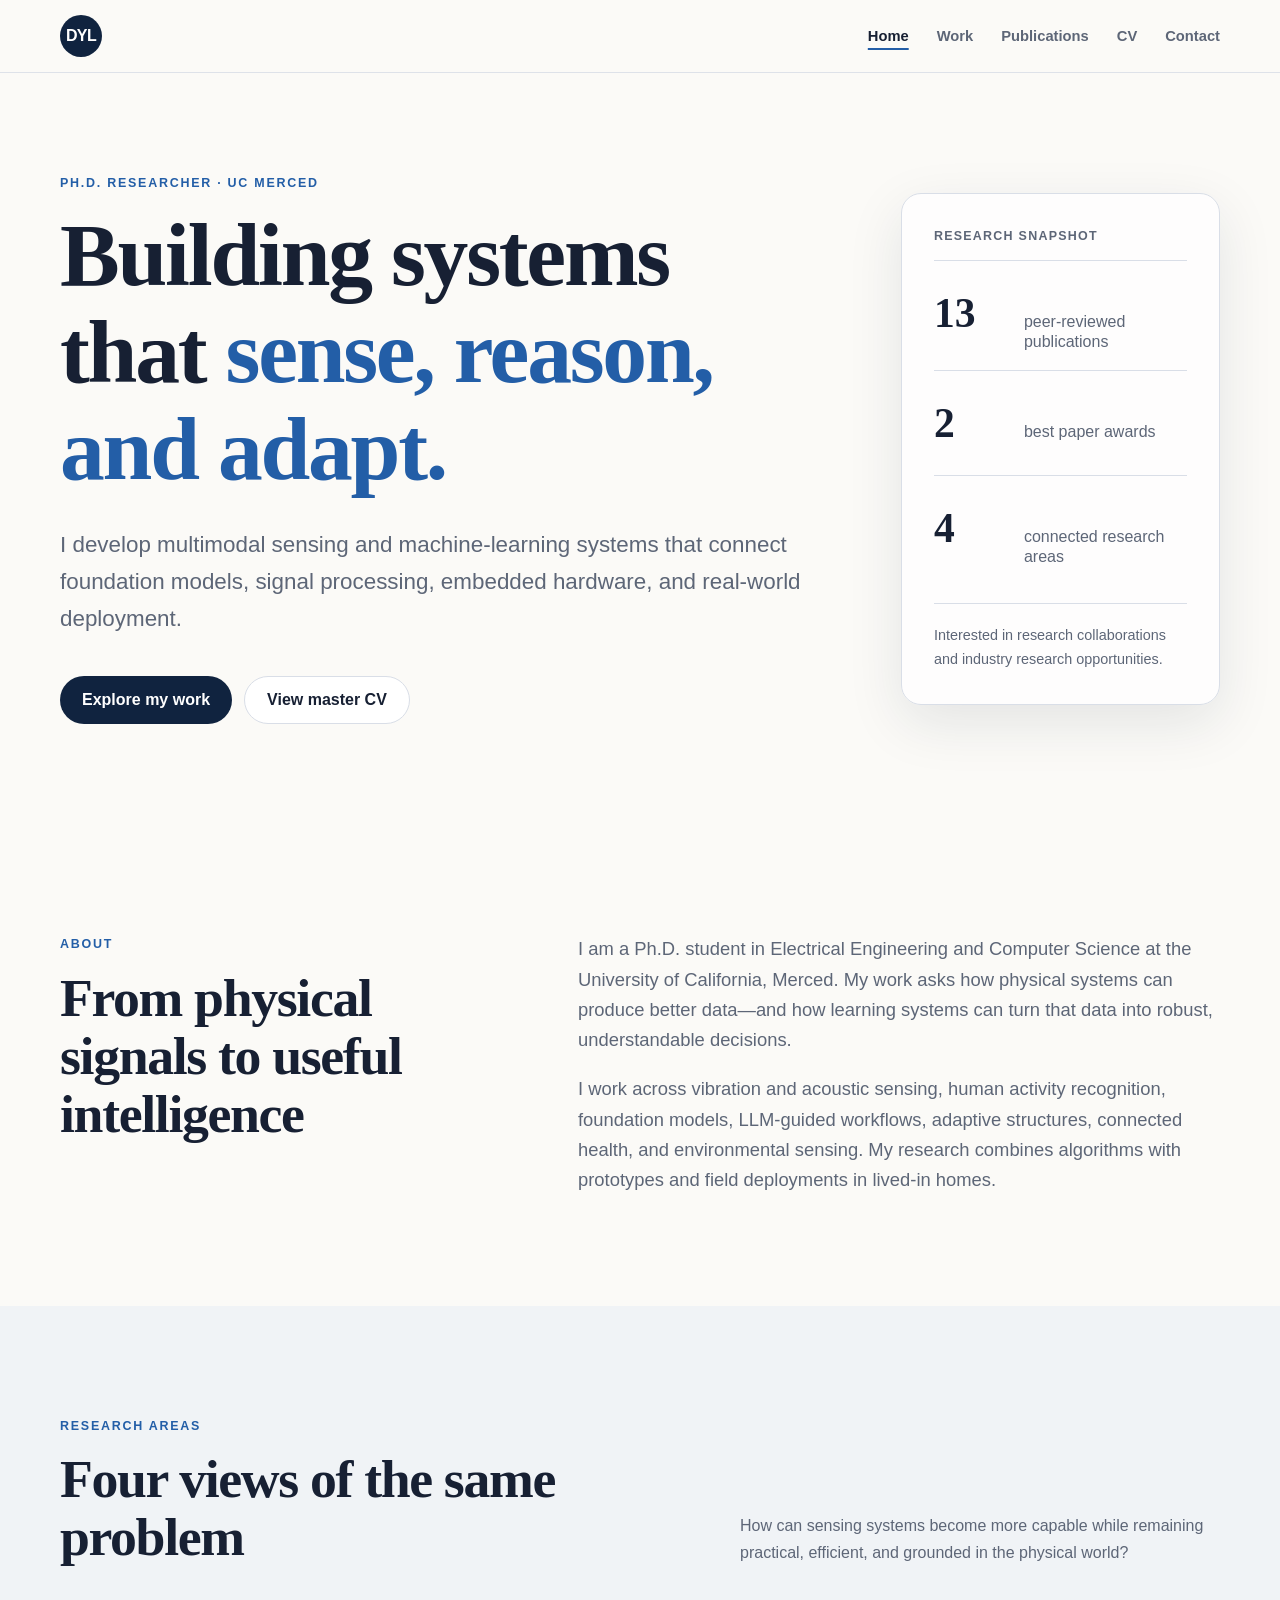
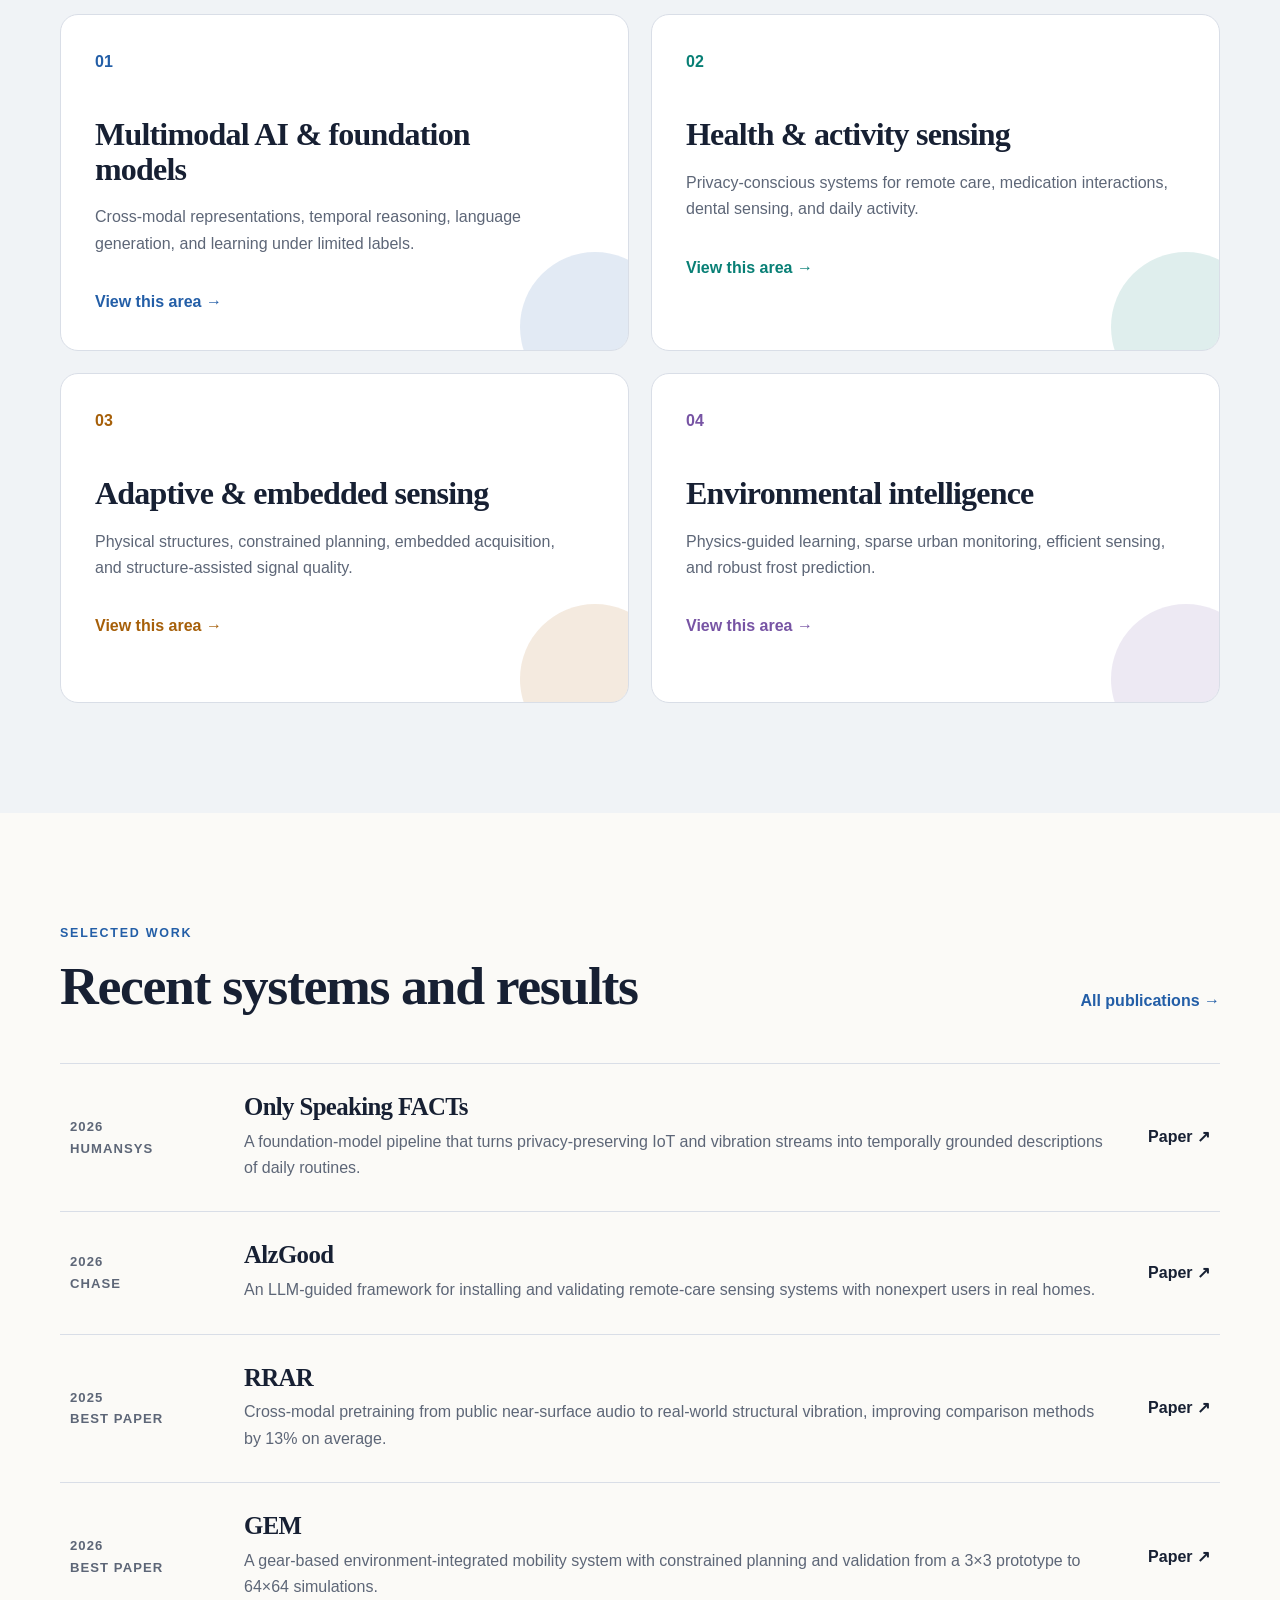
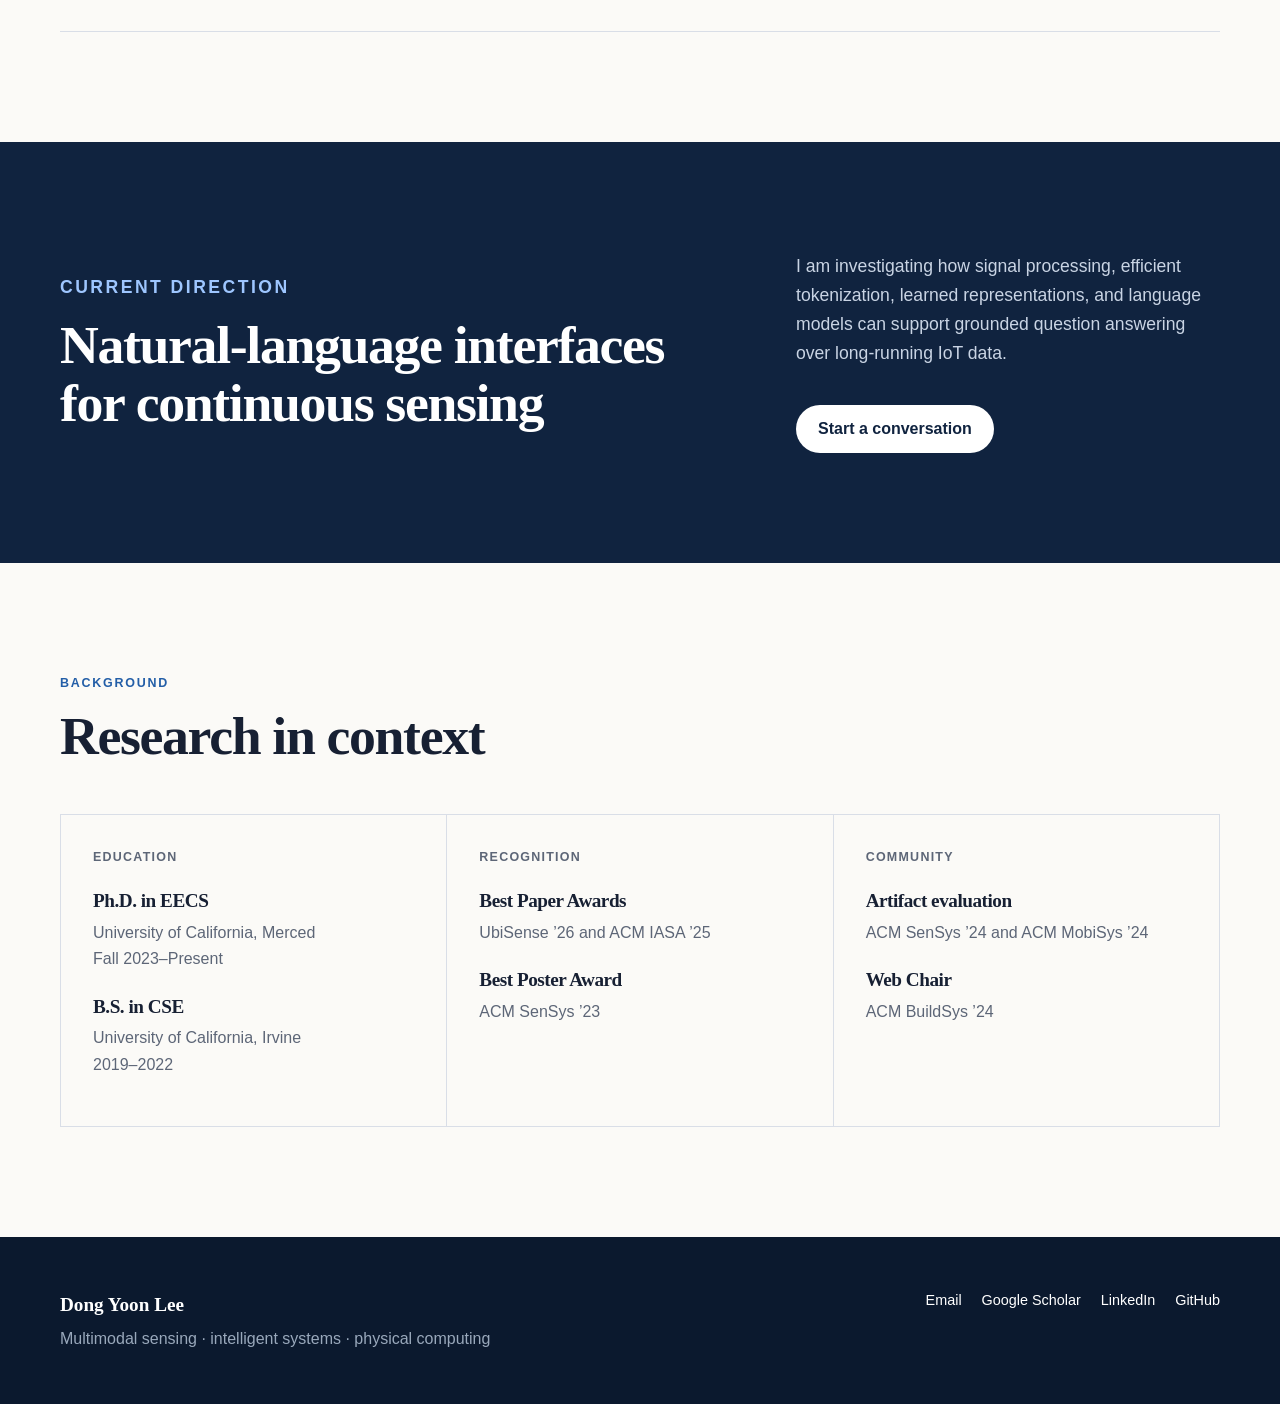
<file: index.html>
<!doctype html>
<html lang="en">
<head>
  <meta charset="utf-8">
  <meta name="viewport" content="width=device-width, initial-scale=1">
  <meta name="description" content="Dong Yoon Lee is a Ph.D. researcher at UC Merced working on multimodal sensing, foundation models, embedded systems, and human-centered IoT.">
  <title>Dong Yoon Lee · Researcher in intelligent sensing systems</title>
  <link rel="stylesheet" href="style.css">
</head>
<body>
  <a class="skip-link" href="#content">Skip to content</a>
  <header class="site-header">
    <div class="nav-wrap">
      <a class="brand" href="index.html" aria-label="Dong Yoon Lee, home">DYL</a>
      <nav class="site-nav" aria-label="Primary navigation">
        <a class="active" aria-current="page" href="index.html">Home</a>
        <a href="#work">Work</a>
        <a href="publications.html">Publications</a>
        <a href="cv.html">CV</a>
        <a href="contact.html">Contact</a>
      </nav>
    </div>
  </header>

  <main id="content">
    <section class="hero shell">
      <div class="hero-copy">
        <p class="eyebrow">Ph.D. researcher · UC Merced</p>
        <h1>Building systems that <span>sense, reason, and adapt.</span></h1>
        <p class="hero-lede">I develop multimodal sensing and machine-learning systems that connect foundation models, signal processing, embedded hardware, and real-world deployment.</p>
        <div class="button-row">
          <a class="button primary" href="#work">Explore my work</a>
          <a class="button secondary" href="assets/dong-yoon-lee-cv.pdf">View master CV</a>
        </div>
      </div>
      <aside class="hero-panel" aria-label="Research snapshot">
        <p class="kicker">Research snapshot</p>
        <dl class="stats">
          <div><dt>13</dt><dd>peer-reviewed publications</dd></div>
          <div><dt>2</dt><dd>best paper awards</dd></div>
          <div><dt>4</dt><dd>connected research areas</dd></div>
        </dl>
        <p class="availability">Interested in research collaborations and industry research opportunities.</p>
      </aside>
    </section>

    <section class="section shell intro-grid" aria-labelledby="about-heading">
      <div>
        <p class="eyebrow">About</p>
        <h2 id="about-heading">From physical signals to useful intelligence</h2>
      </div>
      <div class="prose large">
        <p>I am a Ph.D. student in Electrical Engineering and Computer Science at the University of California, Merced. My work asks how physical systems can produce better data—and how learning systems can turn that data into robust, understandable decisions.</p>
        <p>I work across vibration and acoustic sensing, human activity recognition, foundation models, LLM-guided workflows, adaptive structures, connected health, and environmental sensing. My research combines algorithms with prototypes and field deployments in lived-in homes.</p>
      </div>
    </section>

    <section class="section section-tint" id="work" aria-labelledby="work-heading">
      <div class="shell">
        <div class="section-heading">
          <div><p class="eyebrow">Research areas</p><h2 id="work-heading">Four views of the same problem</h2></div>
          <p>How can sensing systems become more capable while remaining practical, efficient, and grounded in the physical world?</p>
        </div>
        <div class="card-grid two-col">
          <a class="area-card cobalt" href="work/multimodal-ai.html"><span class="card-index">01</span><h3>Multimodal AI &amp; foundation models</h3><p>Cross-modal representations, temporal reasoning, language generation, and learning under limited labels.</p><span class="text-link">View this area <span aria-hidden="true">→</span></span></a>
          <a class="area-card teal" href="work/health-sensing.html"><span class="card-index">02</span><h3>Health &amp; activity sensing</h3><p>Privacy-conscious systems for remote care, medication interactions, dental sensing, and daily activity.</p><span class="text-link">View this area <span aria-hidden="true">→</span></span></a>
          <a class="area-card amber" href="work/physical-computing.html"><span class="card-index">03</span><h3>Adaptive &amp; embedded sensing</h3><p>Physical structures, constrained planning, embedded acquisition, and structure-assisted signal quality.</p><span class="text-link">View this area <span aria-hidden="true">→</span></span></a>
          <a class="area-card violet" href="work/environmental-sensing.html"><span class="card-index">04</span><h3>Environmental intelligence</h3><p>Physics-guided learning, sparse urban monitoring, efficient sensing, and robust frost prediction.</p><span class="text-link">View this area <span aria-hidden="true">→</span></span></a>
        </div>
      </div>
    </section>

    <section class="section shell" aria-labelledby="featured-heading">
      <div class="section-heading"><div><p class="eyebrow">Selected work</p><h2 id="featured-heading">Recent systems and results</h2></div><a class="text-link standalone" href="publications.html">All publications <span aria-hidden="true">→</span></a></div>
      <div class="feature-list">
        <article class="feature-row"><div class="feature-meta"><span>2026</span><span>HumanSys</span></div><div><h3>Only Speaking FACTs</h3><p>A foundation-model pipeline that turns privacy-preserving IoT and vibration streams into temporally grounded descriptions of daily routines.</p></div><a href="https://doi.org/10.1145/3842436.3843810" aria-label="Read Only Speaking FACTs">Paper ↗</a></article>
        <article class="feature-row"><div class="feature-meta"><span>2026</span><span>CHASE</span></div><div><h3>AlzGood</h3><p>An LLM-guided framework for installing and validating remote-care sensing systems with nonexpert users in real homes.</p></div><a href="https://doi.org/10.1109/CHASE69719.2026.00087" aria-label="Read AlzGood">Paper ↗</a></article>
        <article class="feature-row"><div class="feature-meta"><span>2025</span><span>Best Paper</span></div><div><h3>RRAR</h3><p>Cross-modal pretraining from public near-surface audio to real-world structural vibration, improving comparison methods by 13% on average.</p></div><a href="https://doi.org/10.1145/3737901.3768365" aria-label="Read RRAR">Paper ↗</a></article>
        <article class="feature-row"><div class="feature-meta"><span>2026</span><span>Best Paper</span></div><div><h3>GEM</h3><p>A gear-based environment-integrated mobility system with constrained planning and validation from a 3×3 prototype to 64×64 simulations.</p></div><a href="https://arxiv.org/abs/2505.10546" aria-label="Read GEM">Paper ↗</a></article>
      </div>
    </section>

    <section class="section section-dark"><div class="shell split-callout"><div><p class="eyebrow light">Current direction</p><h2>Natural-language interfaces for continuous sensing</h2></div><div><p>I am investigating how signal processing, efficient tokenization, learned representations, and language models can support grounded question answering over long-running IoT data.</p><a class="button light-button" href="contact.html">Start a conversation</a></div></div></section>

    <section class="section shell" aria-labelledby="background-heading">
      <div class="section-heading"><div><p class="eyebrow">Background</p><h2 id="background-heading">Research in context</h2></div></div>
      <div class="fact-grid">
        <article><p class="kicker">Education</p><h3>Ph.D. in EECS</h3><p>University of California, Merced<br>Fall 2023–Present</p><h3>B.S. in CSE</h3><p>University of California, Irvine<br>2019–2022</p></article>
        <article><p class="kicker">Recognition</p><h3>Best Paper Awards</h3><p>UbiSense ’26 and ACM IASA ’25</p><h3>Best Poster Award</h3><p>ACM SenSys ’23</p></article>
        <article><p class="kicker">Community</p><h3>Artifact evaluation</h3><p>ACM SenSys ’24 and ACM MobiSys ’24</p><h3>Web Chair</h3><p>ACM BuildSys ’24</p></article>
      </div>
    </section>
  </main>

  <footer class="site-footer"><div class="shell footer-grid"><div><strong>Dong Yoon Lee</strong><p>Multimodal sensing · intelligent systems · physical computing</p></div><div class="footer-links"><a href="mailto:dlee267@ucmerced.edu">Email</a><a href="https://scholar.google.com/citations?user=Y2DTte0AAAAJ&amp;hl=en">Google Scholar</a><a href="https://www.linkedin.com/in/dong-yoon-l-203b5611b/">LinkedIn</a><a href="https://github.com/dlee267">GitHub</a></div></div></footer>
</body>
</html>
</file>
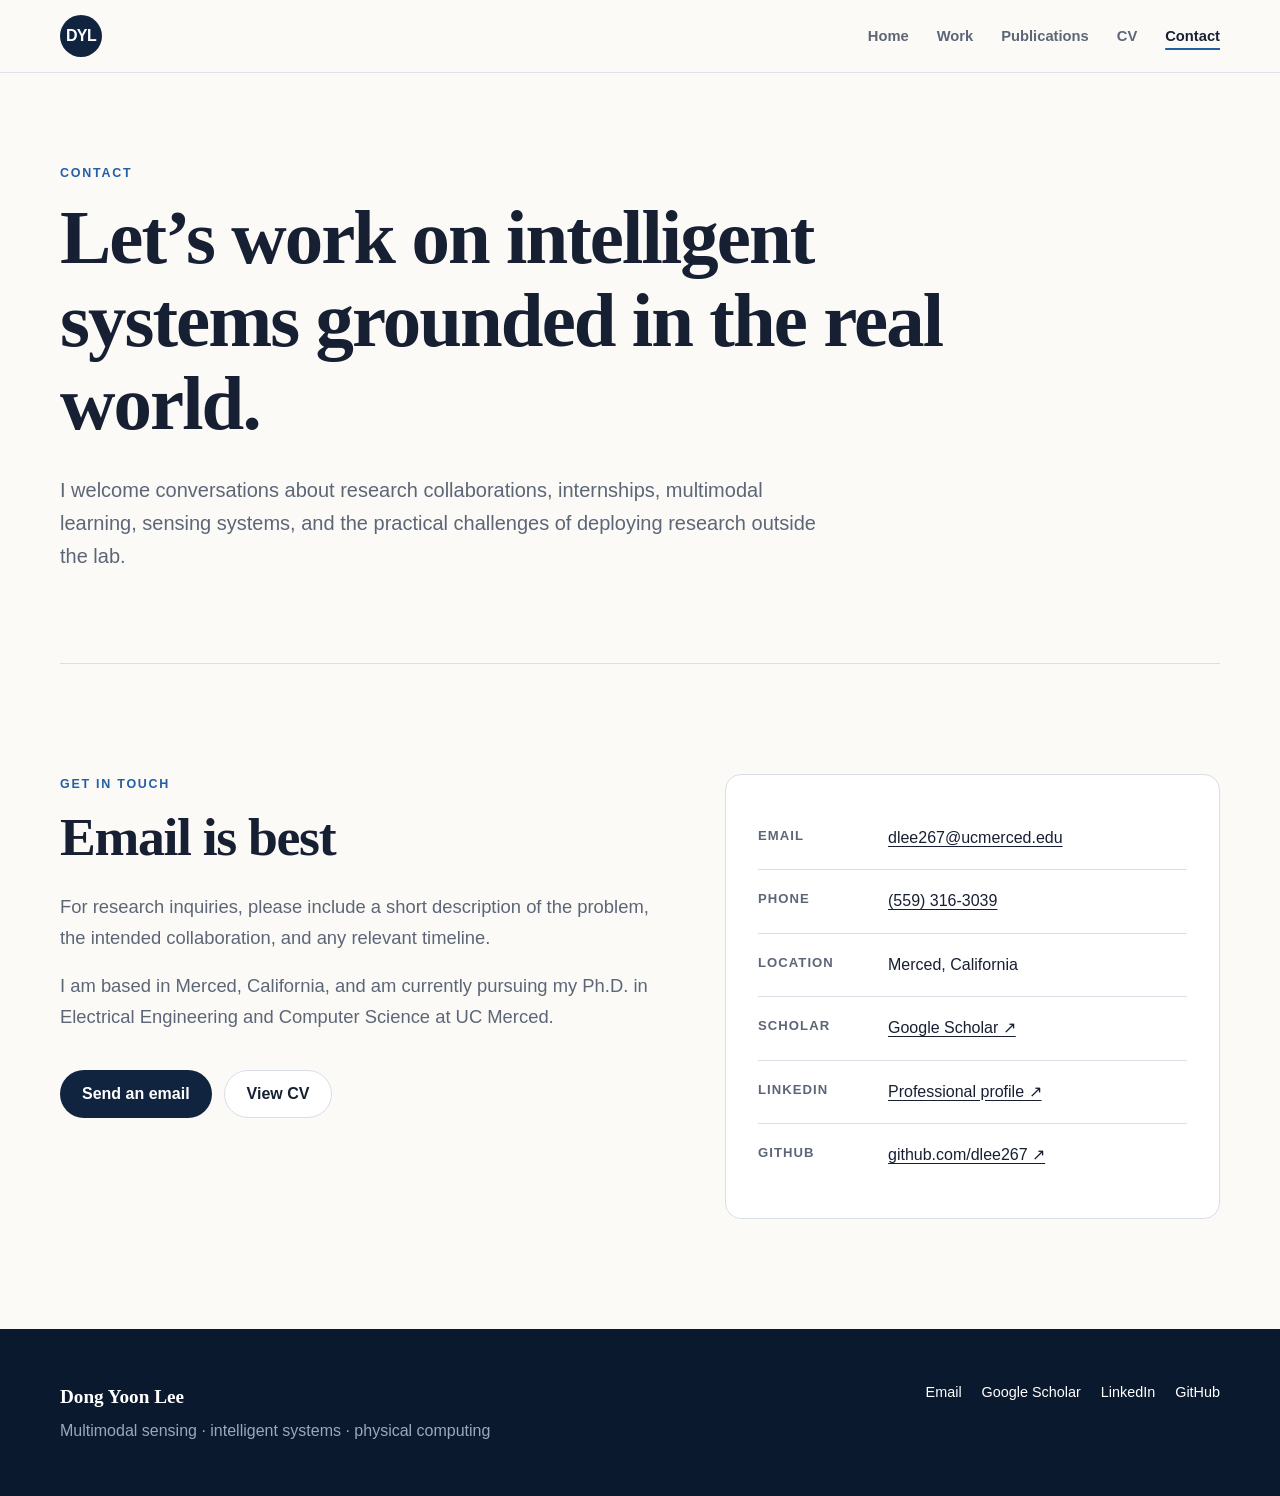
<file: contact.html>
<!doctype html>
<html lang="en">
<head>
  <meta charset="utf-8"><meta name="viewport" content="width=device-width, initial-scale=1">
  <meta name="description" content="Contact Dong Yoon Lee for research collaboration and opportunities.">
  <title>Contact · Dong Yoon Lee</title><link rel="stylesheet" href="style.css">
</head>
<body>
  <a class="skip-link" href="#content">Skip to content</a>
  <header class="site-header"><div class="nav-wrap"><a class="brand" href="index.html" aria-label="Dong Yoon Lee, home">DYL</a><nav class="site-nav" aria-label="Primary navigation"><a href="index.html">Home</a><a href="index.html#work">Work</a><a href="publications.html">Publications</a><a href="cv.html">CV</a><a class="active" aria-current="page" href="contact.html">Contact</a></nav></div></header>
  <main id="content">
    <header class="page-hero shell"><p class="eyebrow">Contact</p><h1>Let’s work on intelligent systems grounded in the real world.</h1><p class="lede">I welcome conversations about research collaborations, internships, multimodal learning, sensing systems, and the practical challenges of deploying research outside the lab.</p></header>
    <section class="section shell contact-grid">
      <div>
        <p class="eyebrow">Get in touch</p><h2>Email is best</h2>
        <div class="prose large" style="margin-top:26px"><p>For research inquiries, please include a short description of the problem, the intended collaboration, and any relevant timeline.</p><p>I am based in Merced, California, and am currently pursuing my Ph.D. in Electrical Engineering and Computer Science at UC Merced.</p></div>
        <div class="button-row"><a class="button primary" href="mailto:dlee267@ucmerced.edu">Send an email</a><a class="button secondary" href="assets/dong-yoon-lee-cv.pdf">View CV</a></div>
      </div>
      <aside class="contact-card">
        <dl class="contact-list">
          <div><dt>Email</dt><dd><a href="mailto:dlee267@ucmerced.edu">dlee267@ucmerced.edu</a></dd></div>
          <div><dt>Phone</dt><dd><a href="tel:+15593163039">(559) 316-3039</a></dd></div>
          <div><dt>Location</dt><dd>Merced, California</dd></div>
          <div><dt>Scholar</dt><dd><a href="https://scholar.google.com/citations?user=Y2DTte0AAAAJ&amp;hl=en">Google Scholar ↗</a></dd></div>
          <div><dt>LinkedIn</dt><dd><a href="https://www.linkedin.com/in/dong-yoon-l-203b5611b/">Professional profile ↗</a></dd></div>
          <div><dt>GitHub</dt><dd><a href="https://github.com/dlee267">github.com/dlee267 ↗</a></dd></div>
        </dl>
      </aside>
    </section>
  </main>
  <footer class="site-footer"><div class="shell footer-grid"><div><strong>Dong Yoon Lee</strong><p>Multimodal sensing · intelligent systems · physical computing</p></div><div class="footer-links"><a href="mailto:dlee267@ucmerced.edu">Email</a><a href="https://scholar.google.com/citations?user=Y2DTte0AAAAJ&amp;hl=en">Google Scholar</a><a href="https://www.linkedin.com/in/dong-yoon-l-203b5611b/">LinkedIn</a><a href="https://github.com/dlee267">GitHub</a></div></div></footer>
</body>
</html>
</file>
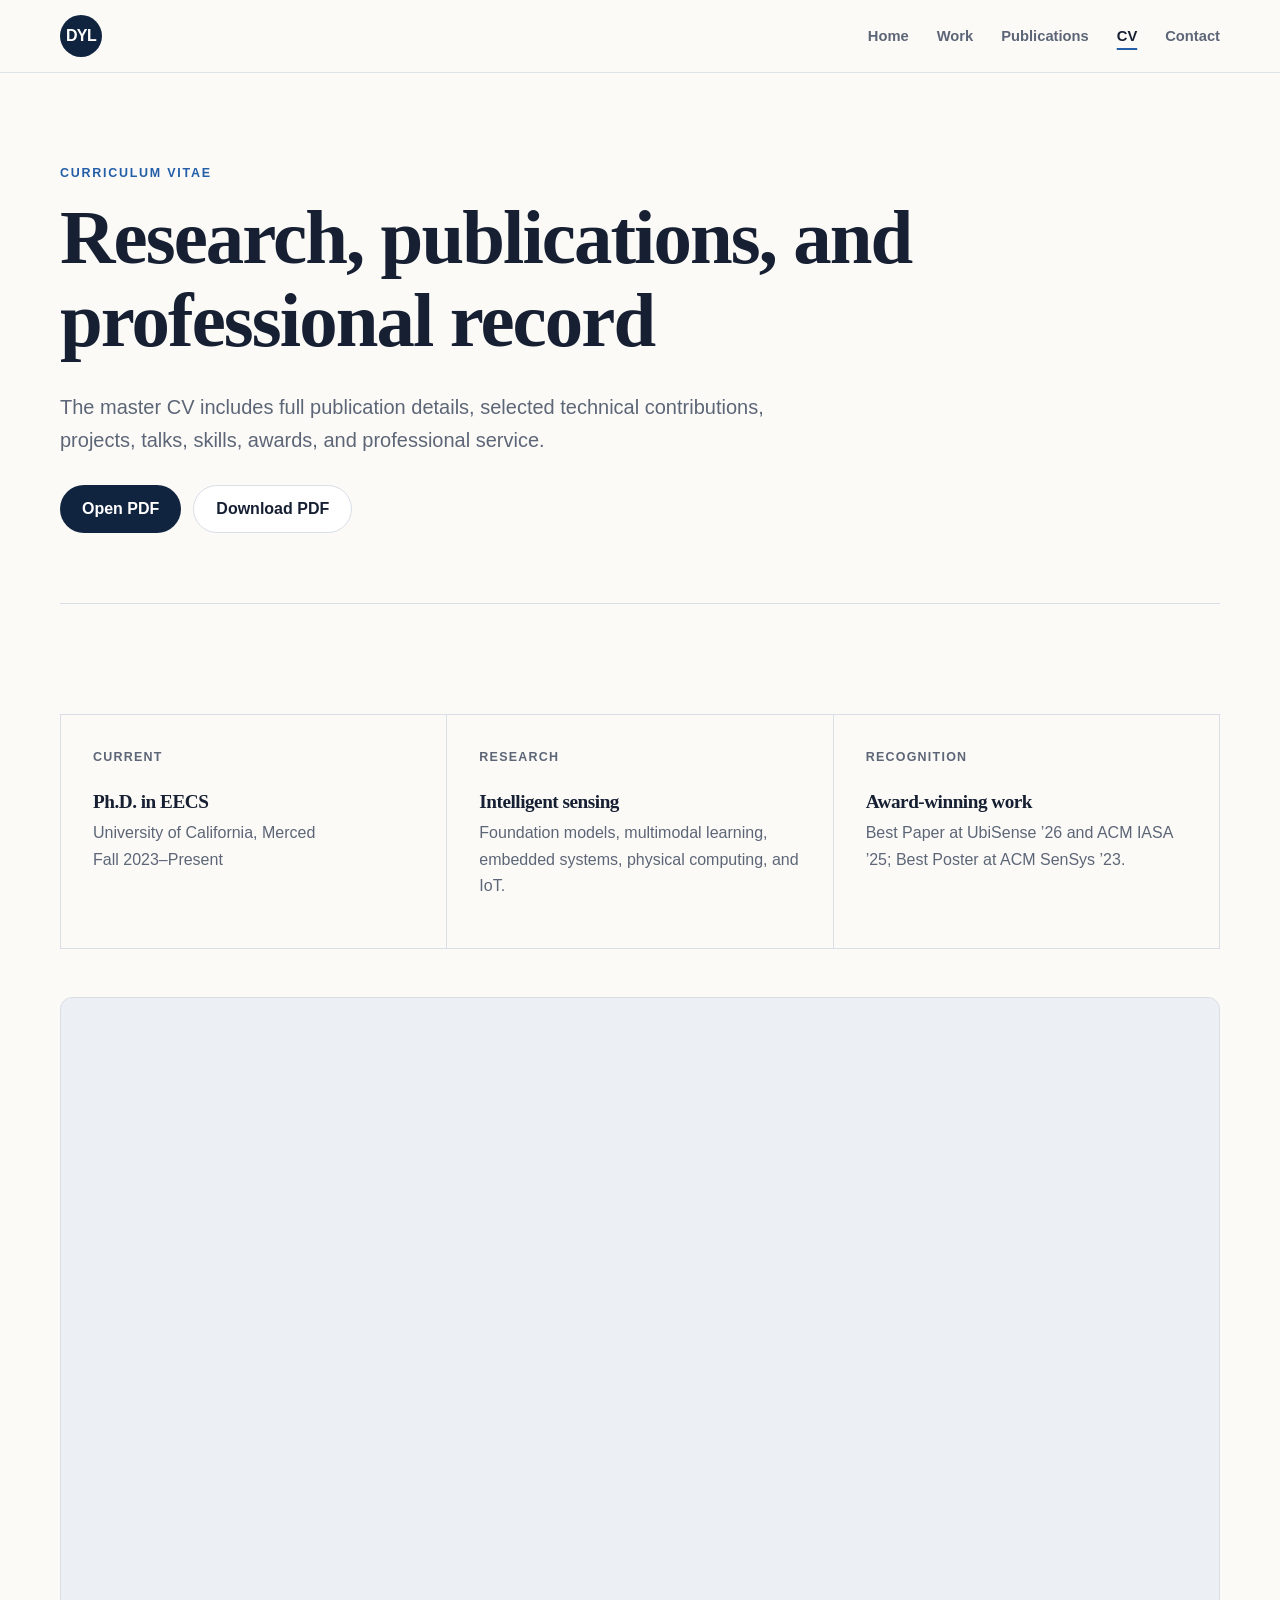
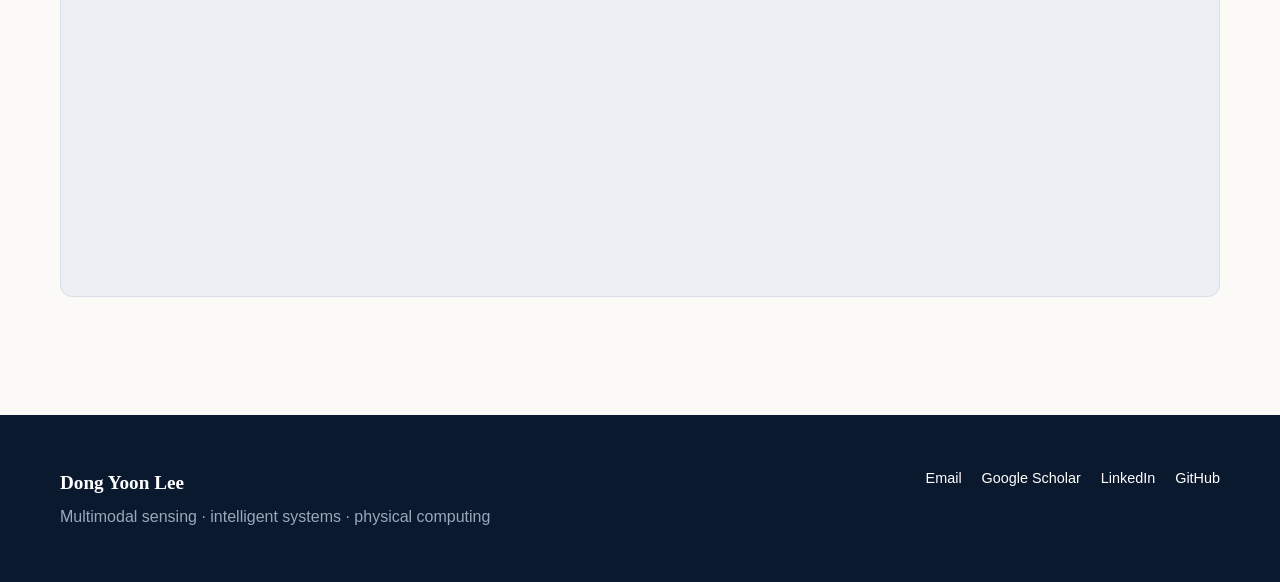
<file: cv.html>
<!doctype html>
<html lang="en">
<head>
  <meta charset="utf-8"><meta name="viewport" content="width=device-width, initial-scale=1">
  <meta name="description" content="Master curriculum vitae for Dong Yoon Lee.">
  <title>Curriculum Vitae · Dong Yoon Lee</title><link rel="stylesheet" href="style.css">
</head>
<body>
  <a class="skip-link" href="#content">Skip to content</a>
  <header class="site-header"><div class="nav-wrap"><a class="brand" href="index.html" aria-label="Dong Yoon Lee, home">DYL</a><nav class="site-nav" aria-label="Primary navigation"><a href="index.html">Home</a><a href="index.html#work">Work</a><a href="publications.html">Publications</a><a class="active" aria-current="page" href="cv.html">CV</a><a href="contact.html">Contact</a></nav></div></header>
  <main id="content">
    <header class="page-hero shell"><p class="eyebrow">Curriculum vitae</p><h1>Research, publications, and professional record</h1><p class="lede">The master CV includes full publication details, selected technical contributions, projects, talks, skills, awards, and professional service.</p><div class="cv-actions"><a class="button primary" href="assets/dong-yoon-lee-cv.pdf">Open PDF</a><a class="button secondary" href="assets/dong-yoon-lee-cv.pdf" download>Download PDF</a></div></header>
    <section class="section shell">
      <div class="fact-grid" style="margin-bottom:48px"><article><p class="kicker">Current</p><h3>Ph.D. in EECS</h3><p>University of California, Merced<br>Fall 2023–Present</p></article><article><p class="kicker">Research</p><h3>Intelligent sensing</h3><p>Foundation models, multimodal learning, embedded systems, physical computing, and IoT.</p></article><article><p class="kicker">Recognition</p><h3>Award-winning work</h3><p>Best Paper at UbiSense ’26 and ACM IASA ’25; Best Poster at ACM SenSys ’23.</p></article></div>
      <iframe class="pdf-frame" src="assets/dong-yoon-lee-cv.pdf" title="Dong Yoon Lee master curriculum vitae"><p>Your browser cannot display embedded PDFs. <a href="assets/dong-yoon-lee-cv.pdf">Download the CV instead.</a></p></iframe>
    </section>
  </main>
  <footer class="site-footer"><div class="shell footer-grid"><div><strong>Dong Yoon Lee</strong><p>Multimodal sensing · intelligent systems · physical computing</p></div><div class="footer-links"><a href="mailto:dlee267@ucmerced.edu">Email</a><a href="https://scholar.google.com/citations?user=Y2DTte0AAAAJ&amp;hl=en">Google Scholar</a><a href="https://www.linkedin.com/in/dong-yoon-l-203b5611b/">LinkedIn</a><a href="https://github.com/dlee267">GitHub</a></div></div></footer>
</body>
</html>
</file>
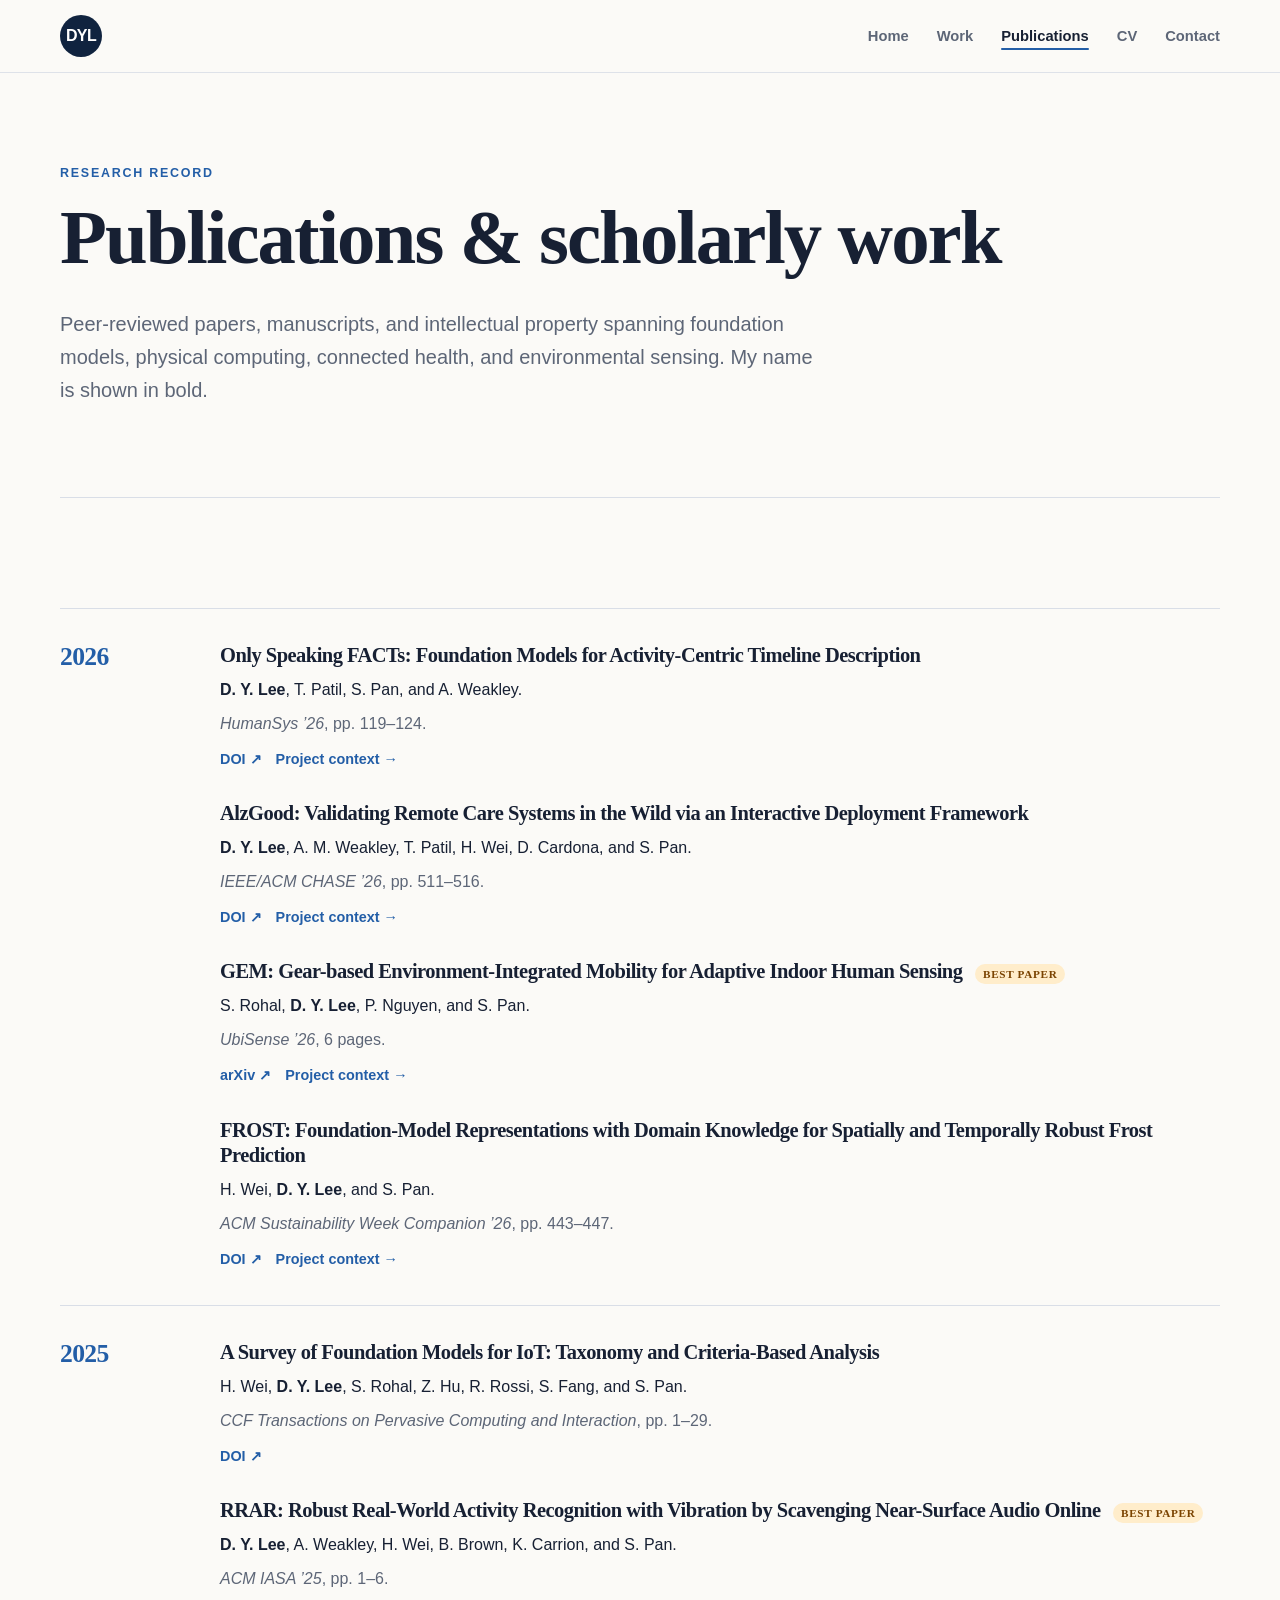
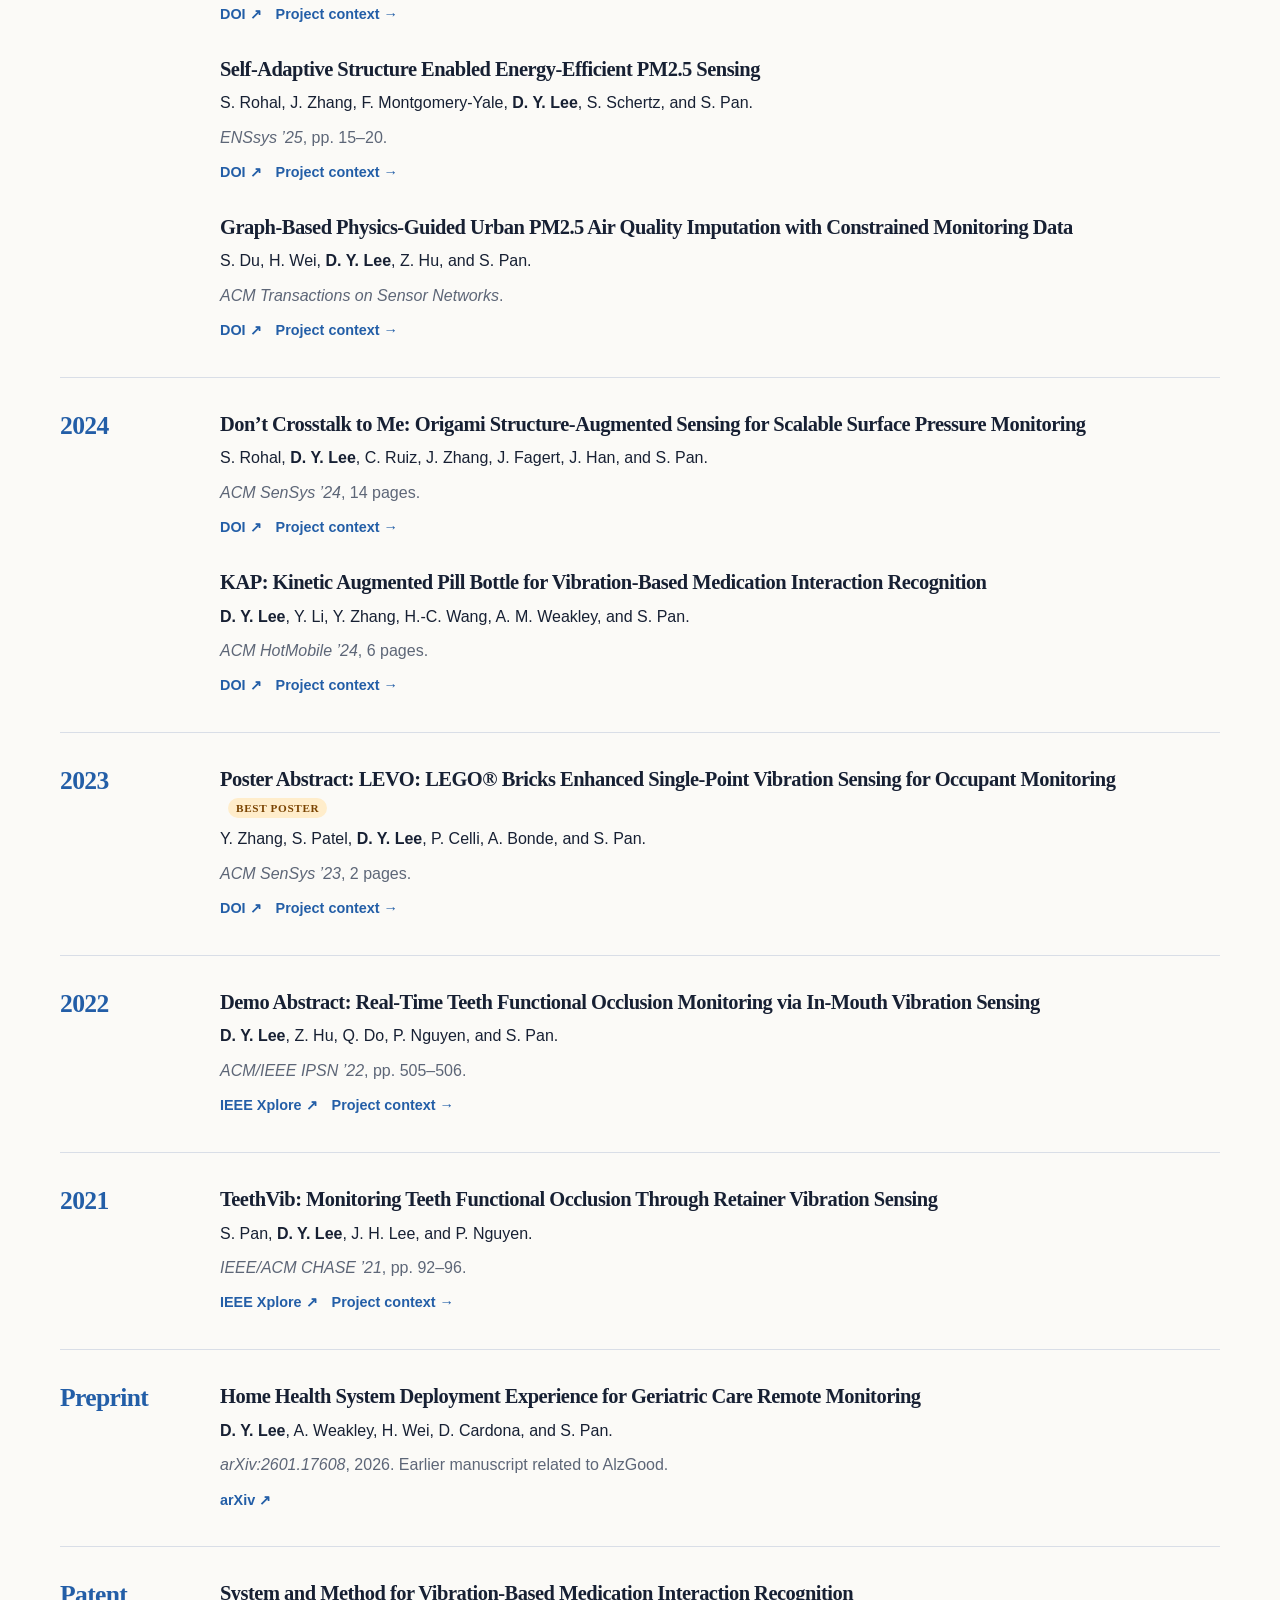
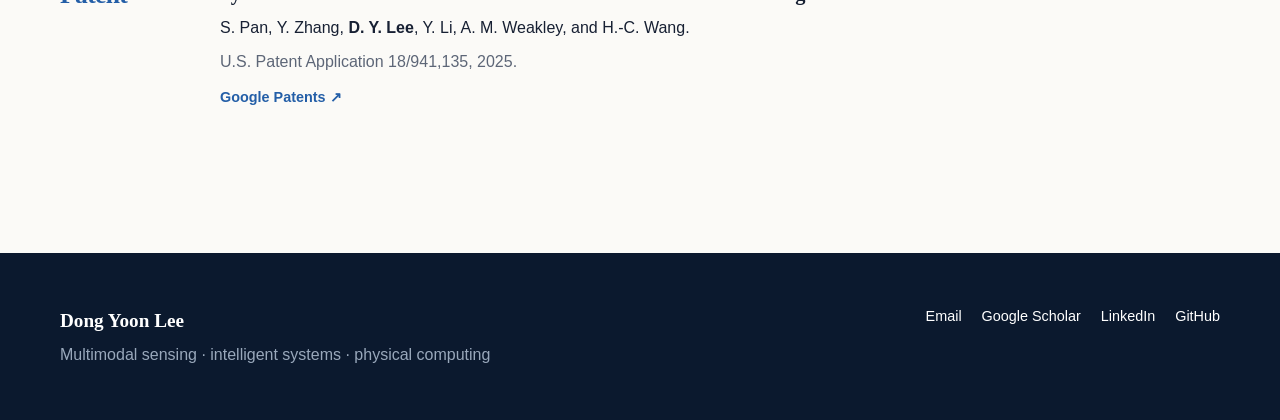
<file: publications.html>
<!doctype html>
<html lang="en">
<head>
  <meta charset="utf-8"><meta name="viewport" content="width=device-width, initial-scale=1">
  <meta name="description" content="Publications by Dong Yoon Lee in multimodal sensing, foundation models, embedded systems, connected health, and environmental intelligence.">
  <title>Publications · Dong Yoon Lee</title><link rel="stylesheet" href="style.css">
</head>
<body>
  <a class="skip-link" href="#content">Skip to content</a>
  <header class="site-header"><div class="nav-wrap"><a class="brand" href="index.html" aria-label="Dong Yoon Lee, home">DYL</a><nav class="site-nav" aria-label="Primary navigation"><a href="index.html">Home</a><a href="index.html#work">Work</a><a class="active" aria-current="page" href="publications.html">Publications</a><a href="cv.html">CV</a><a href="contact.html">Contact</a></nav></div></header>
  <main id="content">
    <header class="page-hero shell"><p class="eyebrow">Research record</p><h1>Publications &amp; scholarly work</h1><p class="lede">Peer-reviewed papers, manuscripts, and intellectual property spanning foundation models, physical computing, connected health, and environmental sensing. My name is shown in bold.</p></header>
    <section class="section shell" aria-label="Publication list">
      <div class="pub-year"><h2>2026</h2><div class="publication-list">
        <article class="publication"><h3>Only Speaking FACTs: Foundation Models for Activity-Centric Timeline Description</h3><p class="authors"><strong>D. Y. Lee</strong>, T. Patil, S. Pan, and A. Weakley.</p><p><span class="venue">HumanSys ’26</span>, pp. 119–124.</p><div class="pub-links"><a href="https://doi.org/10.1145/3842436.3843810">DOI ↗</a><a href="work/multimodal-ai.html">Project context →</a></div></article>
        <article class="publication"><h3>AlzGood: Validating Remote Care Systems in the Wild via an Interactive Deployment Framework</h3><p class="authors"><strong>D. Y. Lee</strong>, A. M. Weakley, T. Patil, H. Wei, D. Cardona, and S. Pan.</p><p><span class="venue">IEEE/ACM CHASE ’26</span>, pp. 511–516.</p><div class="pub-links"><a href="https://doi.org/10.1109/CHASE69719.2026.00087">DOI ↗</a><a href="work/health-sensing.html">Project context →</a></div></article>
        <article class="publication"><h3>GEM: Gear-based Environment-Integrated Mobility for Adaptive Indoor Human Sensing <span class="badge">Best Paper</span></h3><p class="authors">S. Rohal, <strong>D. Y. Lee</strong>, P. Nguyen, and S. Pan.</p><p><span class="venue">UbiSense ’26</span>, 6 pages.</p><div class="pub-links"><a href="https://arxiv.org/abs/2505.10546">arXiv ↗</a><a href="work/physical-computing.html">Project context →</a></div></article>
        <article class="publication"><h3>FROST: Foundation-Model Representations with Domain Knowledge for Spatially and Temporally Robust Frost Prediction</h3><p class="authors">H. Wei, <strong>D. Y. Lee</strong>, and S. Pan.</p><p><span class="venue">ACM Sustainability Week Companion ’26</span>, pp. 443–447.</p><div class="pub-links"><a href="https://doi.org/10.1145/3765611.3815487">DOI ↗</a><a href="work/environmental-sensing.html">Project context →</a></div></article>
      </div></div>

      <div class="pub-year"><h2>2025</h2><div class="publication-list">
        <article class="publication"><h3>A Survey of Foundation Models for IoT: Taxonomy and Criteria-Based Analysis</h3><p class="authors">H. Wei, <strong>D. Y. Lee</strong>, S. Rohal, Z. Hu, R. Rossi, S. Fang, and S. Pan.</p><p><span class="venue">CCF Transactions on Pervasive Computing and Interaction</span>, pp. 1–29.</p><div class="pub-links"><a href="https://doi.org/10.1007/s42486-025-00208-w">DOI ↗</a></div></article>
        <article class="publication"><h3>RRAR: Robust Real-World Activity Recognition with Vibration by Scavenging Near-Surface Audio Online <span class="badge">Best Paper</span></h3><p class="authors"><strong>D. Y. Lee</strong>, A. Weakley, H. Wei, B. Brown, K. Carrion, and S. Pan.</p><p><span class="venue">ACM IASA ’25</span>, pp. 1–6.</p><div class="pub-links"><a href="https://doi.org/10.1145/3737901.3768365">DOI ↗</a><a href="work/multimodal-ai.html">Project context →</a></div></article>
        <article class="publication"><h3>Self-Adaptive Structure Enabled Energy-Efficient PM2.5 Sensing</h3><p class="authors">S. Rohal, J. Zhang, F. Montgomery-Yale, <strong>D. Y. Lee</strong>, S. Schertz, and S. Pan.</p><p><span class="venue">ENSsys ’25</span>, pp. 15–20.</p><div class="pub-links"><a href="https://doi.org/10.1145/3722572.3727928">DOI ↗</a><a href="work/environmental-sensing.html">Project context →</a></div></article>
        <article class="publication"><h3>Graph-Based Physics-Guided Urban PM2.5 Air Quality Imputation with Constrained Monitoring Data</h3><p class="authors">S. Du, H. Wei, <strong>D. Y. Lee</strong>, Z. Hu, and S. Pan.</p><p><span class="venue">ACM Transactions on Sensor Networks</span>.</p><div class="pub-links"><a href="https://doi.org/10.1145/3734869">DOI ↗</a><a href="work/environmental-sensing.html">Project context →</a></div></article>
      </div></div>

      <div class="pub-year"><h2>2024</h2><div class="publication-list">
        <article class="publication"><h3>Don’t Crosstalk to Me: Origami Structure-Augmented Sensing for Scalable Surface Pressure Monitoring</h3><p class="authors">S. Rohal, <strong>D. Y. Lee</strong>, C. Ruiz, J. Zhang, J. Fagert, J. Han, and S. Pan.</p><p><span class="venue">ACM SenSys ’24</span>, 14 pages.</p><div class="pub-links"><a href="https://doi.org/10.1145/3666025.3699353">DOI ↗</a><a href="work/physical-computing.html">Project context →</a></div></article>
        <article class="publication"><h3>KAP: Kinetic Augmented Pill Bottle for Vibration-Based Medication Interaction Recognition</h3><p class="authors"><strong>D. Y. Lee</strong>, Y. Li, Y. Zhang, H.-C. Wang, A. M. Weakley, and S. Pan.</p><p><span class="venue">ACM HotMobile ’24</span>, 6 pages.</p><div class="pub-links"><a href="https://doi.org/10.1145/3638550.3641140">DOI ↗</a><a href="work/health-sensing.html">Project context →</a></div></article>
      </div></div>

      <div class="pub-year"><h2>2023</h2><div class="publication-list"><article class="publication"><h3>Poster Abstract: LEVO: LEGO® Bricks Enhanced Single-Point Vibration Sensing for Occupant Monitoring <span class="badge">Best Poster</span></h3><p class="authors">Y. Zhang, S. Patel, <strong>D. Y. Lee</strong>, P. Celli, A. Bonde, and S. Pan.</p><p><span class="venue">ACM SenSys ’23</span>, 2 pages.</p><div class="pub-links"><a href="https://doi.org/10.1145/3625687.3628385">DOI ↗</a><a href="work/physical-computing.html">Project context →</a></div></article></div></div>
      <div class="pub-year"><h2>2022</h2><div class="publication-list"><article class="publication"><h3>Demo Abstract: Real-Time Teeth Functional Occlusion Monitoring via In-Mouth Vibration Sensing</h3><p class="authors"><strong>D. Y. Lee</strong>, Z. Hu, Q. Do, P. Nguyen, and S. Pan.</p><p><span class="venue">ACM/IEEE IPSN ’22</span>, pp. 505–506.</p><div class="pub-links"><a href="https://ieeexplore.ieee.org/document/9825953">IEEE Xplore ↗</a><a href="work/health-sensing.html">Project context →</a></div></article></div></div>
      <div class="pub-year"><h2>2021</h2><div class="publication-list"><article class="publication"><h3>TeethVib: Monitoring Teeth Functional Occlusion Through Retainer Vibration Sensing</h3><p class="authors">S. Pan, <strong>D. Y. Lee</strong>, J. H. Lee, and P. Nguyen.</p><p><span class="venue">IEEE/ACM CHASE ’21</span>, pp. 92–96.</p><div class="pub-links"><a href="https://ieeexplore.ieee.org/document/9697959">IEEE Xplore ↗</a><a href="work/health-sensing.html">Project context →</a></div></article></div></div>

      <div class="pub-year"><h2>Preprint</h2><div class="publication-list"><article class="publication"><h3>Home Health System Deployment Experience for Geriatric Care Remote Monitoring</h3><p class="authors"><strong>D. Y. Lee</strong>, A. Weakley, H. Wei, D. Cardona, and S. Pan.</p><p><span class="venue">arXiv:2601.17608</span>, 2026. Earlier manuscript related to AlzGood.</p><div class="pub-links"><a href="https://arxiv.org/abs/2601.17608">arXiv ↗</a></div></article></div></div>
      <div class="pub-year"><h2>Patent</h2><div class="publication-list"><article class="publication"><h3>System and Method for Vibration-Based Medication Interaction Recognition</h3><p class="authors">S. Pan, Y. Zhang, <strong>D. Y. Lee</strong>, Y. Li, A. M. Weakley, and H.-C. Wang.</p><p>U.S. Patent Application 18/941,135, 2025.</p><div class="pub-links"><a href="https://patents.google.com/patent/US20250152091A1/en">Google Patents ↗</a></div></article></div></div>
    </section>
  </main>
  <footer class="site-footer"><div class="shell footer-grid"><div><strong>Dong Yoon Lee</strong><p>Multimodal sensing · intelligent systems · physical computing</p></div><div class="footer-links"><a href="mailto:dlee267@ucmerced.edu">Email</a><a href="https://scholar.google.com/citations?user=Y2DTte0AAAAJ&amp;hl=en">Google Scholar</a><a href="https://www.linkedin.com/in/dong-yoon-l-203b5611b/">LinkedIn</a><a href="https://github.com/dlee267">GitHub</a></div></div></footer>
</body>
</html>
</file>
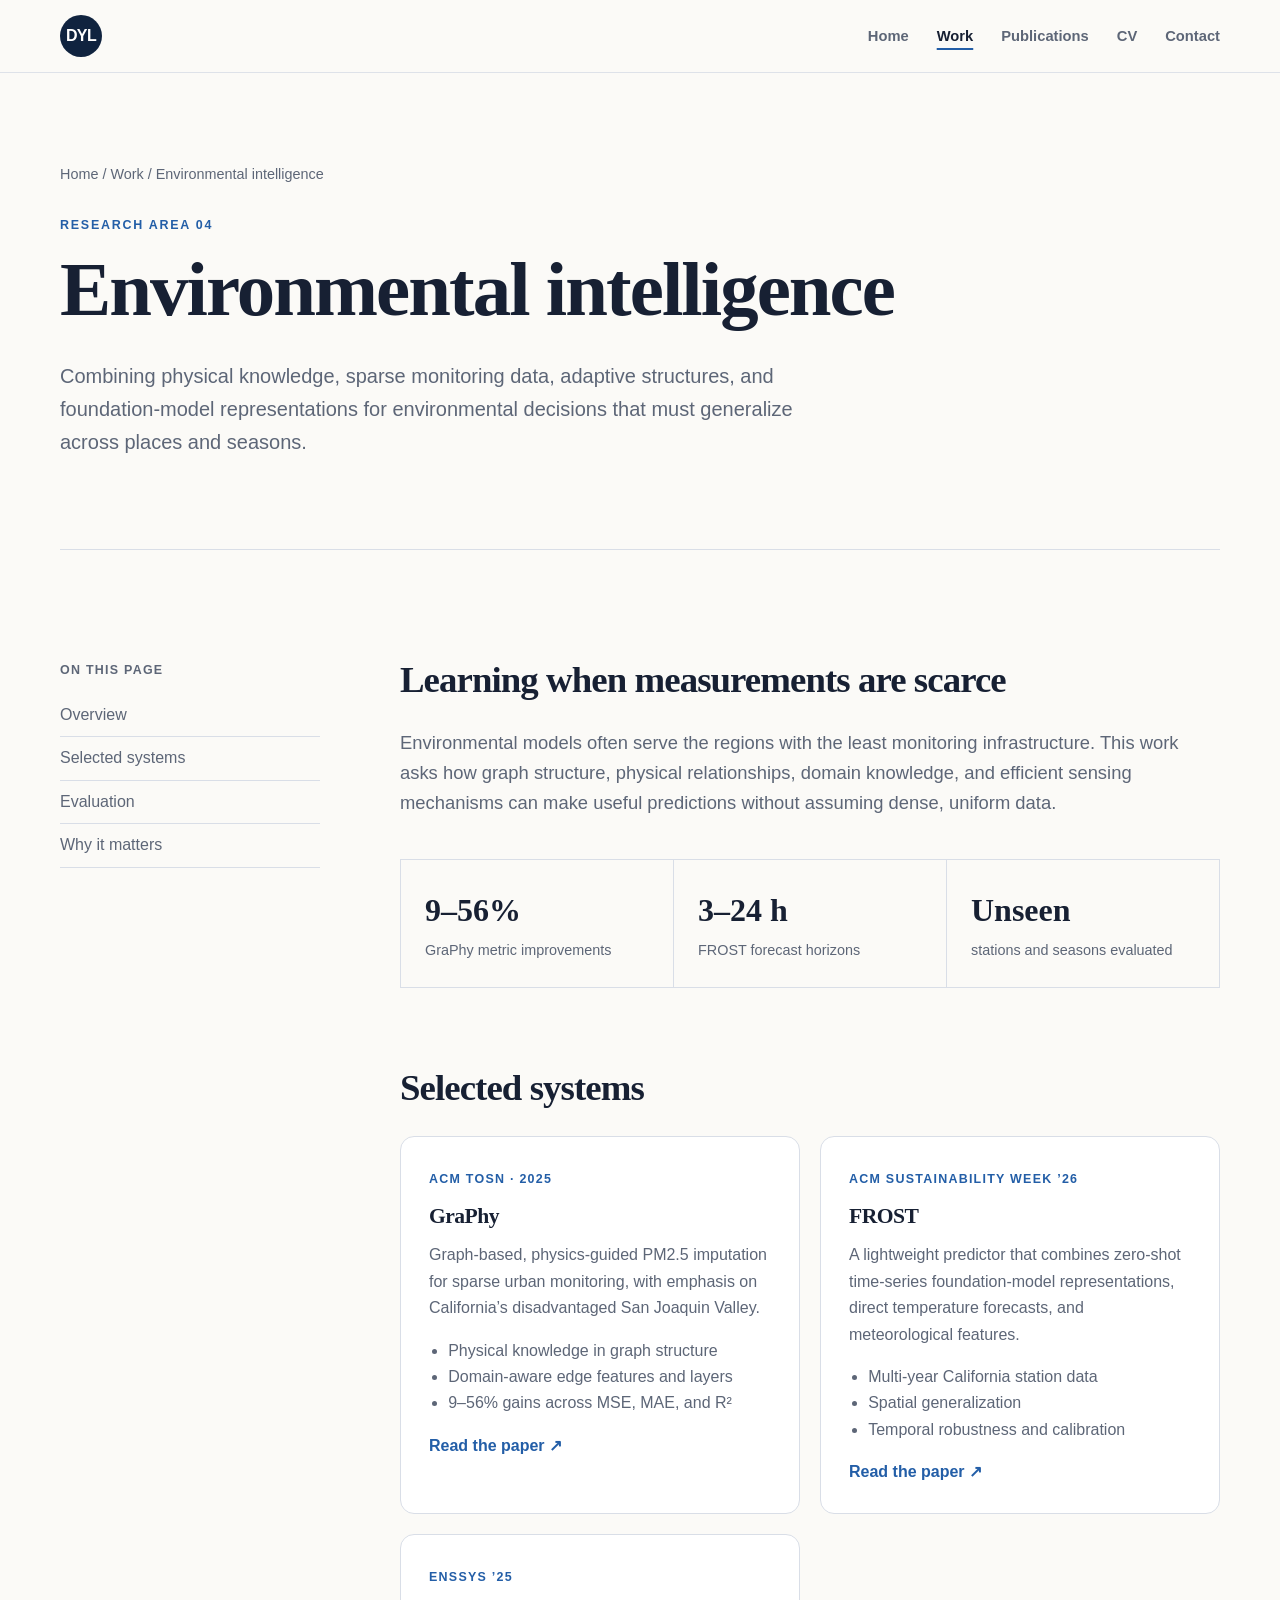
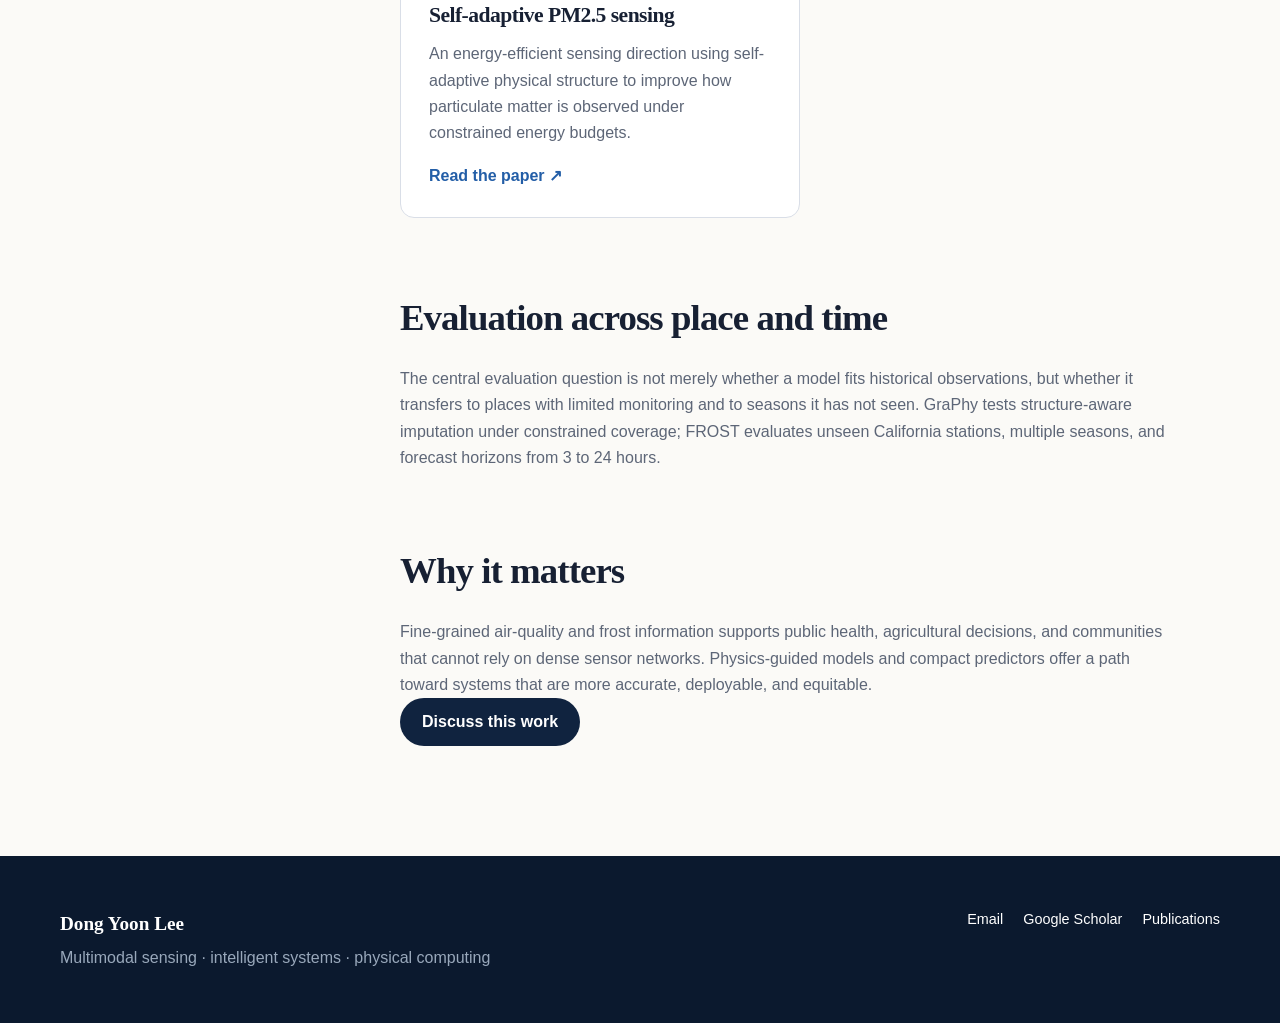
<file: work/environmental-sensing.html>
<!doctype html>
<html lang="en">
<head><meta charset="utf-8"><meta name="viewport" content="width=device-width, initial-scale=1"><meta name="description" content="Dong Yoon Lee's work in environmental sensing, physics-guided graph learning, air-quality monitoring, and robust frost prediction."><title>Environmental intelligence · Dong Yoon Lee</title><link rel="stylesheet" href="../style.css"></head>
<body>
  <a class="skip-link" href="#content">Skip to content</a>
  <header class="site-header"><div class="nav-wrap"><a class="brand" href="../index.html" aria-label="Dong Yoon Lee, home">DYL</a><nav class="site-nav" aria-label="Primary navigation"><a href="../index.html">Home</a><a class="active" href="../index.html#work">Work</a><a href="../publications.html">Publications</a><a href="../cv.html">CV</a><a href="../contact.html">Contact</a></nav></div></header>
  <main id="content">
    <header class="page-hero shell"><p class="breadcrumbs"><a href="../index.html">Home</a> / <a href="../index.html#work">Work</a> / Environmental intelligence</p><p class="eyebrow">Research area 04</p><h1>Environmental intelligence</h1><p class="lede">Combining physical knowledge, sparse monitoring data, adaptive structures, and foundation-model representations for environmental decisions that must generalize across places and seasons.</p></header>
    <section class="section shell detail-layout">
      <aside class="detail-aside"><p class="kicker">On this page</p><ul><li><a href="#overview">Overview</a></li><li><a href="#systems">Selected systems</a></li><li><a href="#evaluation">Evaluation</a></li><li><a href="#impact">Why it matters</a></li></ul></aside>
      <div class="detail-main">
        <section id="overview"><h2>Learning when measurements are scarce</h2><div class="prose large"><p>Environmental models often serve the regions with the least monitoring infrastructure. This work asks how graph structure, physical relationships, domain knowledge, and efficient sensing mechanisms can make useful predictions without assuming dense, uniform data.</p></div><div class="metric-strip"><div><strong>9–56%</strong><span>GraPhy metric improvements</span></div><div><strong>3–24 h</strong><span>FROST forecast horizons</span></div><div><strong>Unseen</strong><span>stations and seasons evaluated</span></div></div></section>
        <section id="systems"><h2>Selected systems</h2><div class="project-grid">
          <article class="project-card"><span class="project-meta">ACM TOSN · 2025</span><h3>GraPhy</h3><p>Graph-based, physics-guided PM2.5 imputation for sparse urban monitoring, with emphasis on California’s disadvantaged San Joaquin Valley.</p><ul><li>Physical knowledge in graph structure</li><li>Domain-aware edge features and layers</li><li>9–56% gains across MSE, MAE, and R²</li></ul><a href="https://doi.org/10.1145/3734869">Read the paper ↗</a></article>
          <article class="project-card"><span class="project-meta">ACM Sustainability Week ’26</span><h3>FROST</h3><p>A lightweight predictor that combines zero-shot time-series foundation-model representations, direct temperature forecasts, and meteorological features.</p><ul><li>Multi-year California station data</li><li>Spatial generalization</li><li>Temporal robustness and calibration</li></ul><a href="https://doi.org/10.1145/3765611.3815487">Read the paper ↗</a></article>
          <article class="project-card"><span class="project-meta">ENSsys ’25</span><h3>Self-adaptive PM2.5 sensing</h3><p>An energy-efficient sensing direction using self-adaptive physical structure to improve how particulate matter is observed under constrained energy budgets.</p><a href="https://doi.org/10.1145/3722572.3727928">Read the paper ↗</a></article>
        </div></section>
        <section id="evaluation"><h2>Evaluation across place and time</h2><div class="prose"><p>The central evaluation question is not merely whether a model fits historical observations, but whether it transfers to places with limited monitoring and to seasons it has not seen. GraPhy tests structure-aware imputation under constrained coverage; FROST evaluates unseen California stations, multiple seasons, and forecast horizons from 3 to 24 hours.</p></div></section>
        <section id="impact"><h2>Why it matters</h2><div class="prose"><p>Fine-grained air-quality and frost information supports public health, agricultural decisions, and communities that cannot rely on dense sensor networks. Physics-guided models and compact predictors offer a path toward systems that are more accurate, deployable, and equitable.</p></div><a class="button primary" href="../contact.html">Discuss this work</a></section>
      </div>
    </section>
  </main>
  <footer class="site-footer"><div class="shell footer-grid"><div><strong>Dong Yoon Lee</strong><p>Multimodal sensing · intelligent systems · physical computing</p></div><div class="footer-links"><a href="mailto:dlee267@ucmerced.edu">Email</a><a href="https://scholar.google.com/citations?user=Y2DTte0AAAAJ&amp;hl=en">Google Scholar</a><a href="../publications.html">Publications</a></div></div></footer>
</body></html>
</file>
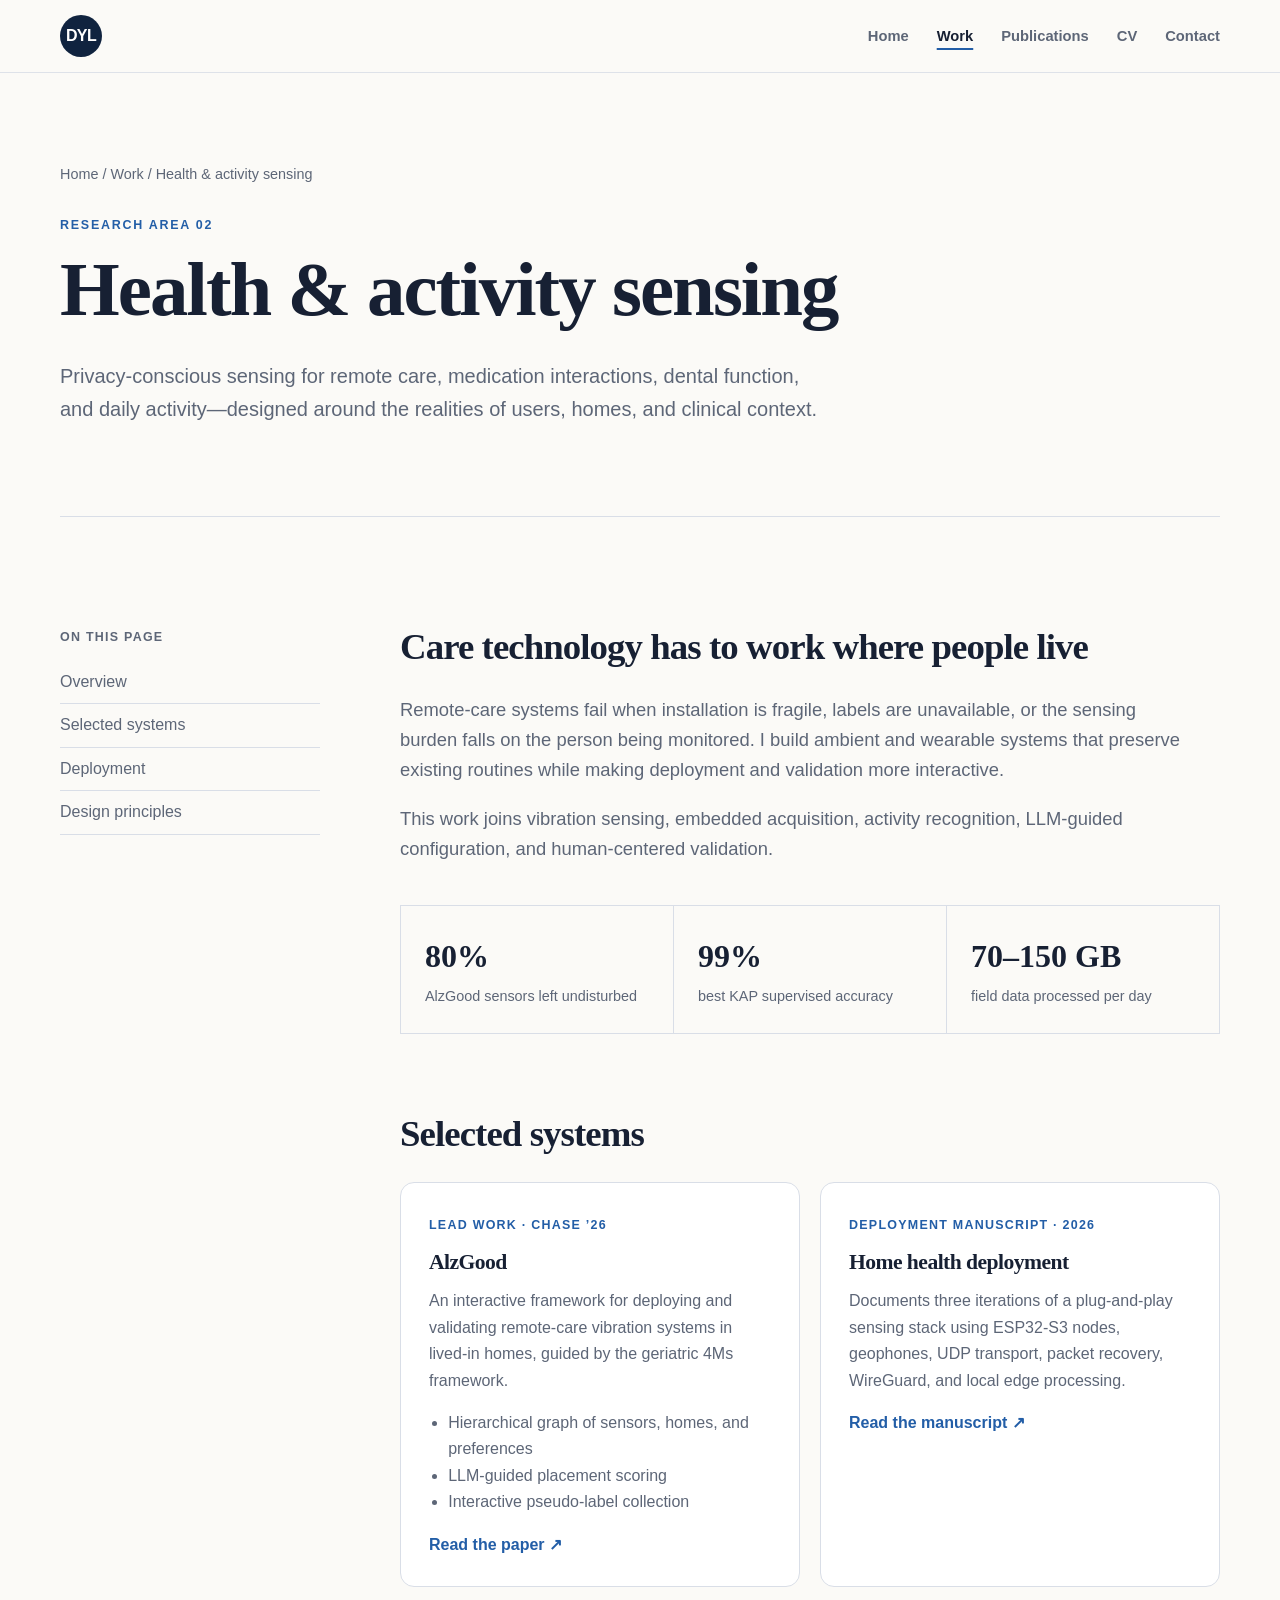
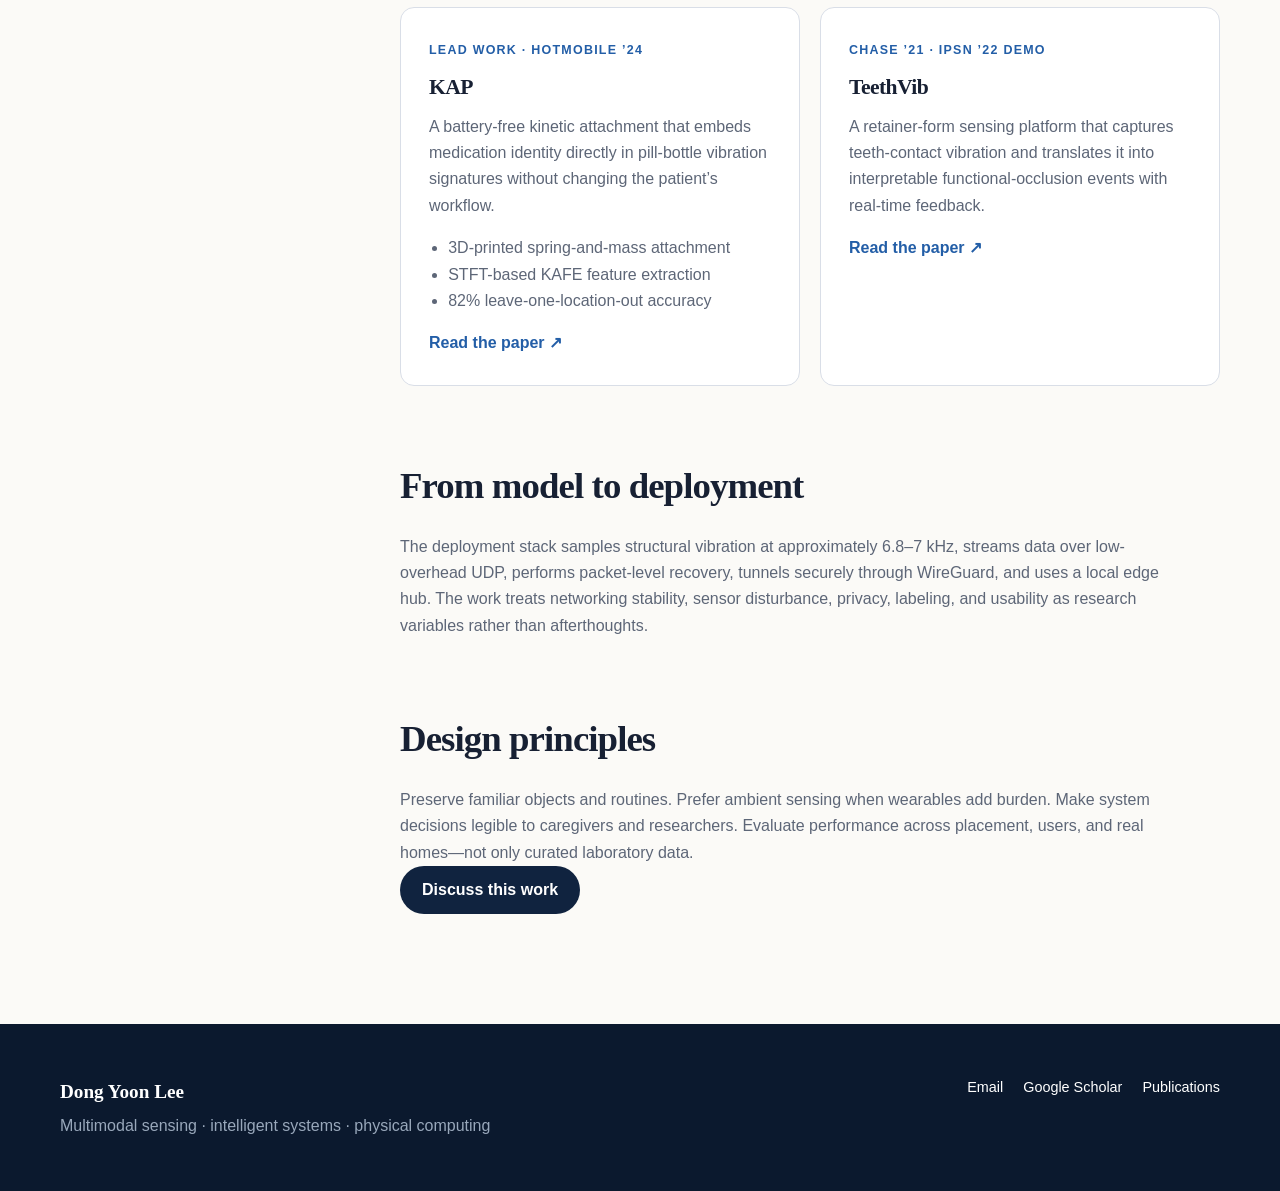
<file: work/health-sensing.html>
<!doctype html>
<html lang="en">
<head><meta charset="utf-8"><meta name="viewport" content="width=device-width, initial-scale=1"><meta name="description" content="Dong Yoon Lee's research in connected health, activity sensing, remote care, and vibration-based interaction recognition."><title>Health & activity sensing · Dong Yoon Lee</title><link rel="stylesheet" href="../style.css"></head>
<body>
  <a class="skip-link" href="#content">Skip to content</a>
  <header class="site-header"><div class="nav-wrap"><a class="brand" href="../index.html" aria-label="Dong Yoon Lee, home">DYL</a><nav class="site-nav" aria-label="Primary navigation"><a href="../index.html">Home</a><a class="active" href="../index.html#work">Work</a><a href="../publications.html">Publications</a><a href="../cv.html">CV</a><a href="../contact.html">Contact</a></nav></div></header>
  <main id="content">
    <header class="page-hero shell"><p class="breadcrumbs"><a href="../index.html">Home</a> / <a href="../index.html#work">Work</a> / Health &amp; activity sensing</p><p class="eyebrow">Research area 02</p><h1>Health &amp; activity sensing</h1><p class="lede">Privacy-conscious sensing for remote care, medication interactions, dental function, and daily activity—designed around the realities of users, homes, and clinical context.</p></header>
    <section class="section shell detail-layout">
      <aside class="detail-aside"><p class="kicker">On this page</p><ul><li><a href="#overview">Overview</a></li><li><a href="#systems">Selected systems</a></li><li><a href="#deployment">Deployment</a></li><li><a href="#principles">Design principles</a></li></ul></aside>
      <div class="detail-main">
        <section id="overview"><h2>Care technology has to work where people live</h2><div class="prose large"><p>Remote-care systems fail when installation is fragile, labels are unavailable, or the sensing burden falls on the person being monitored. I build ambient and wearable systems that preserve existing routines while making deployment and validation more interactive.</p><p>This work joins vibration sensing, embedded acquisition, activity recognition, LLM-guided configuration, and human-centered validation.</p></div><div class="metric-strip"><div><strong>80%</strong><span>AlzGood sensors left undisturbed</span></div><div><strong>99%</strong><span>best KAP supervised accuracy</span></div><div><strong>70–150 GB</strong><span>field data processed per day</span></div></div></section>
        <section id="systems"><h2>Selected systems</h2><div class="project-grid">
          <article class="project-card"><span class="project-meta">Lead work · CHASE ’26</span><h3>AlzGood</h3><p>An interactive framework for deploying and validating remote-care vibration systems in lived-in homes, guided by the geriatric 4Ms framework.</p><ul><li>Hierarchical graph of sensors, homes, and preferences</li><li>LLM-guided placement scoring</li><li>Interactive pseudo-label collection</li></ul><a href="https://doi.org/10.1109/CHASE69719.2026.00087">Read the paper ↗</a></article>
          <article class="project-card"><span class="project-meta">Deployment manuscript · 2026</span><h3>Home health deployment</h3><p>Documents three iterations of a plug-and-play sensing stack using ESP32-S3 nodes, geophones, UDP transport, packet recovery, WireGuard, and local edge processing.</p><a href="https://arxiv.org/abs/2601.17608">Read the manuscript ↗</a></article>
          <article class="project-card"><span class="project-meta">Lead work · HotMobile ’24</span><h3>KAP</h3><p>A battery-free kinetic attachment that embeds medication identity directly in pill-bottle vibration signatures without changing the patient’s workflow.</p><ul><li>3D-printed spring-and-mass attachment</li><li>STFT-based KAFE feature extraction</li><li>82% leave-one-location-out accuracy</li></ul><a href="https://doi.org/10.1145/3638550.3641140">Read the paper ↗</a></article>
          <article class="project-card"><span class="project-meta">CHASE ’21 · IPSN ’22 demo</span><h3>TeethVib</h3><p>A retainer-form sensing platform that captures teeth-contact vibration and translates it into interpretable functional-occlusion events with real-time feedback.</p><a href="https://ieeexplore.ieee.org/document/9697959">Read the paper ↗</a></article>
        </div></section>
        <section id="deployment"><h2>From model to deployment</h2><div class="prose"><p>The deployment stack samples structural vibration at approximately 6.8–7 kHz, streams data over low-overhead UDP, performs packet-level recovery, tunnels securely through WireGuard, and uses a local edge hub. The work treats networking stability, sensor disturbance, privacy, labeling, and usability as research variables rather than afterthoughts.</p></div></section>
        <section id="principles"><h2>Design principles</h2><div class="prose"><p>Preserve familiar objects and routines. Prefer ambient sensing when wearables add burden. Make system decisions legible to caregivers and researchers. Evaluate performance across placement, users, and real homes—not only curated laboratory data.</p></div><a class="button primary" href="../contact.html">Discuss this work</a></section>
      </div>
    </section>
  </main>
  <footer class="site-footer"><div class="shell footer-grid"><div><strong>Dong Yoon Lee</strong><p>Multimodal sensing · intelligent systems · physical computing</p></div><div class="footer-links"><a href="mailto:dlee267@ucmerced.edu">Email</a><a href="https://scholar.google.com/citations?user=Y2DTte0AAAAJ&amp;hl=en">Google Scholar</a><a href="../publications.html">Publications</a></div></div></footer>
</body></html>
</file>
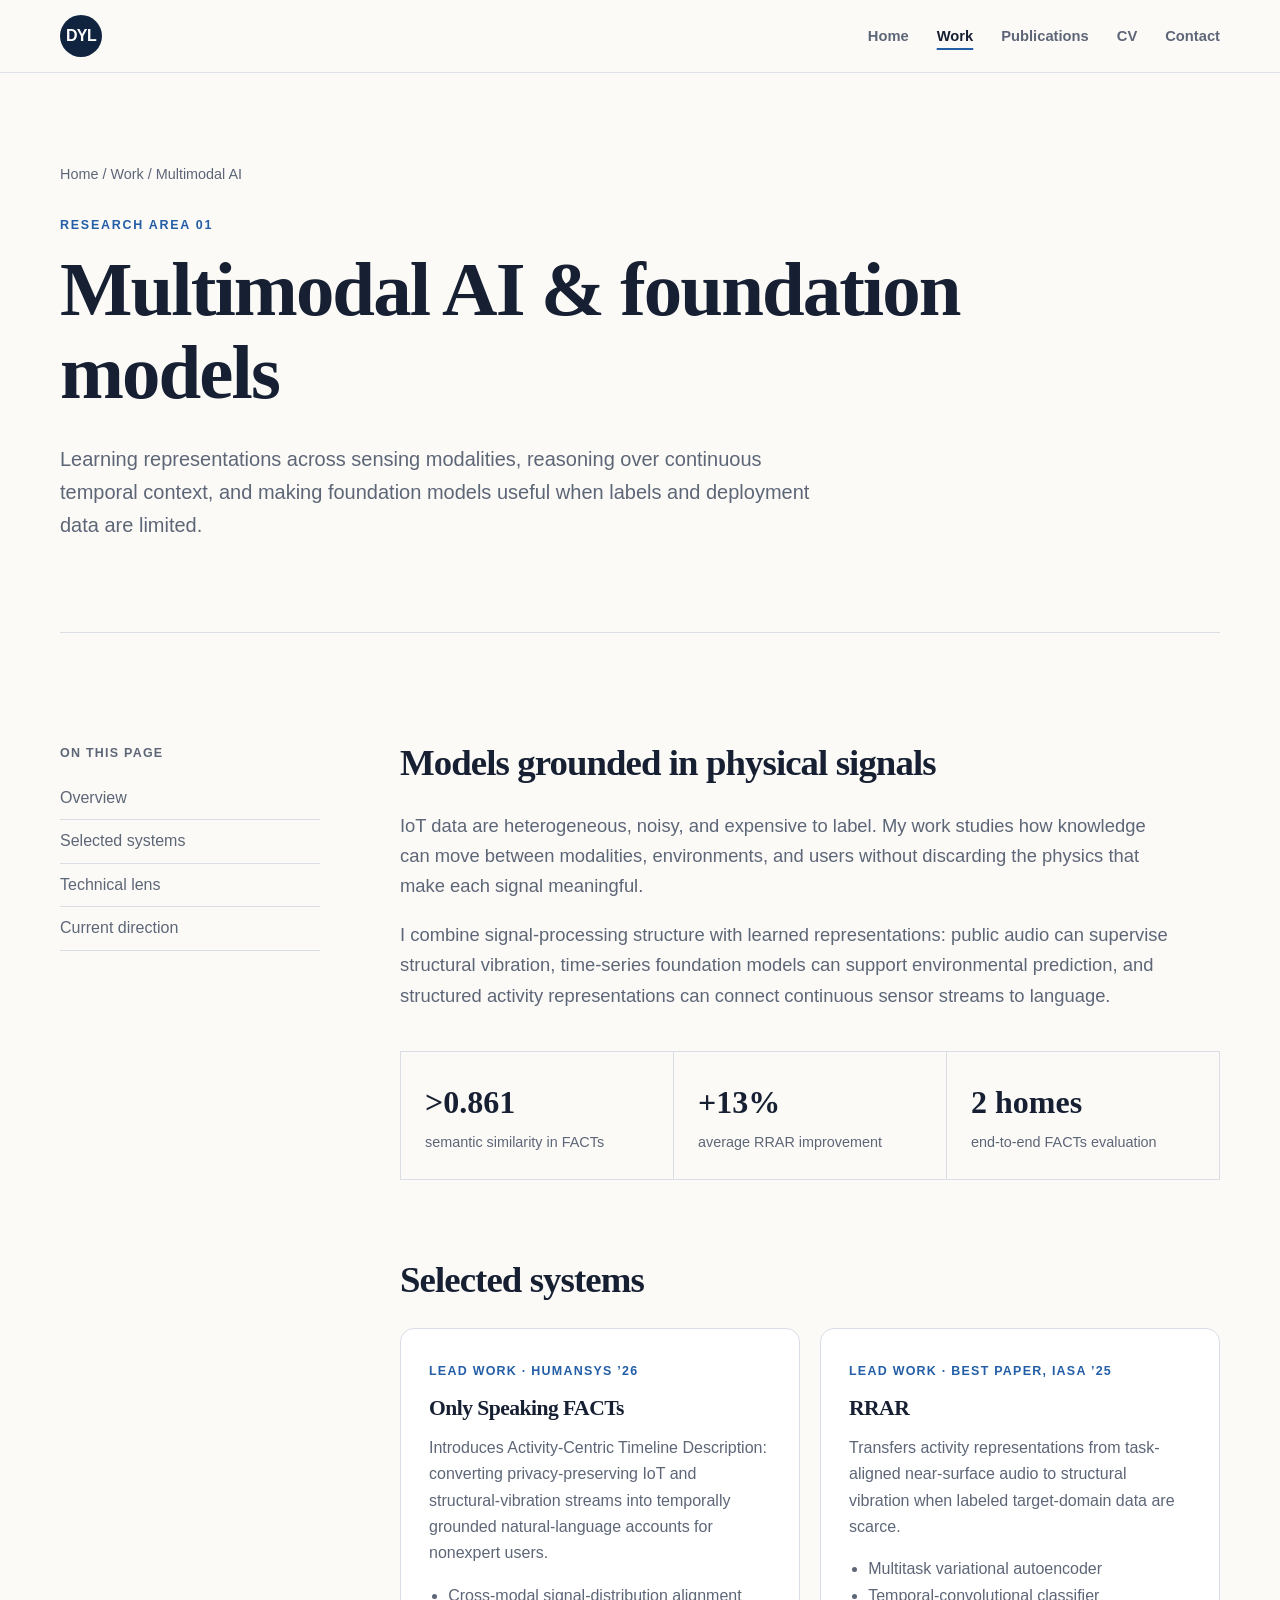
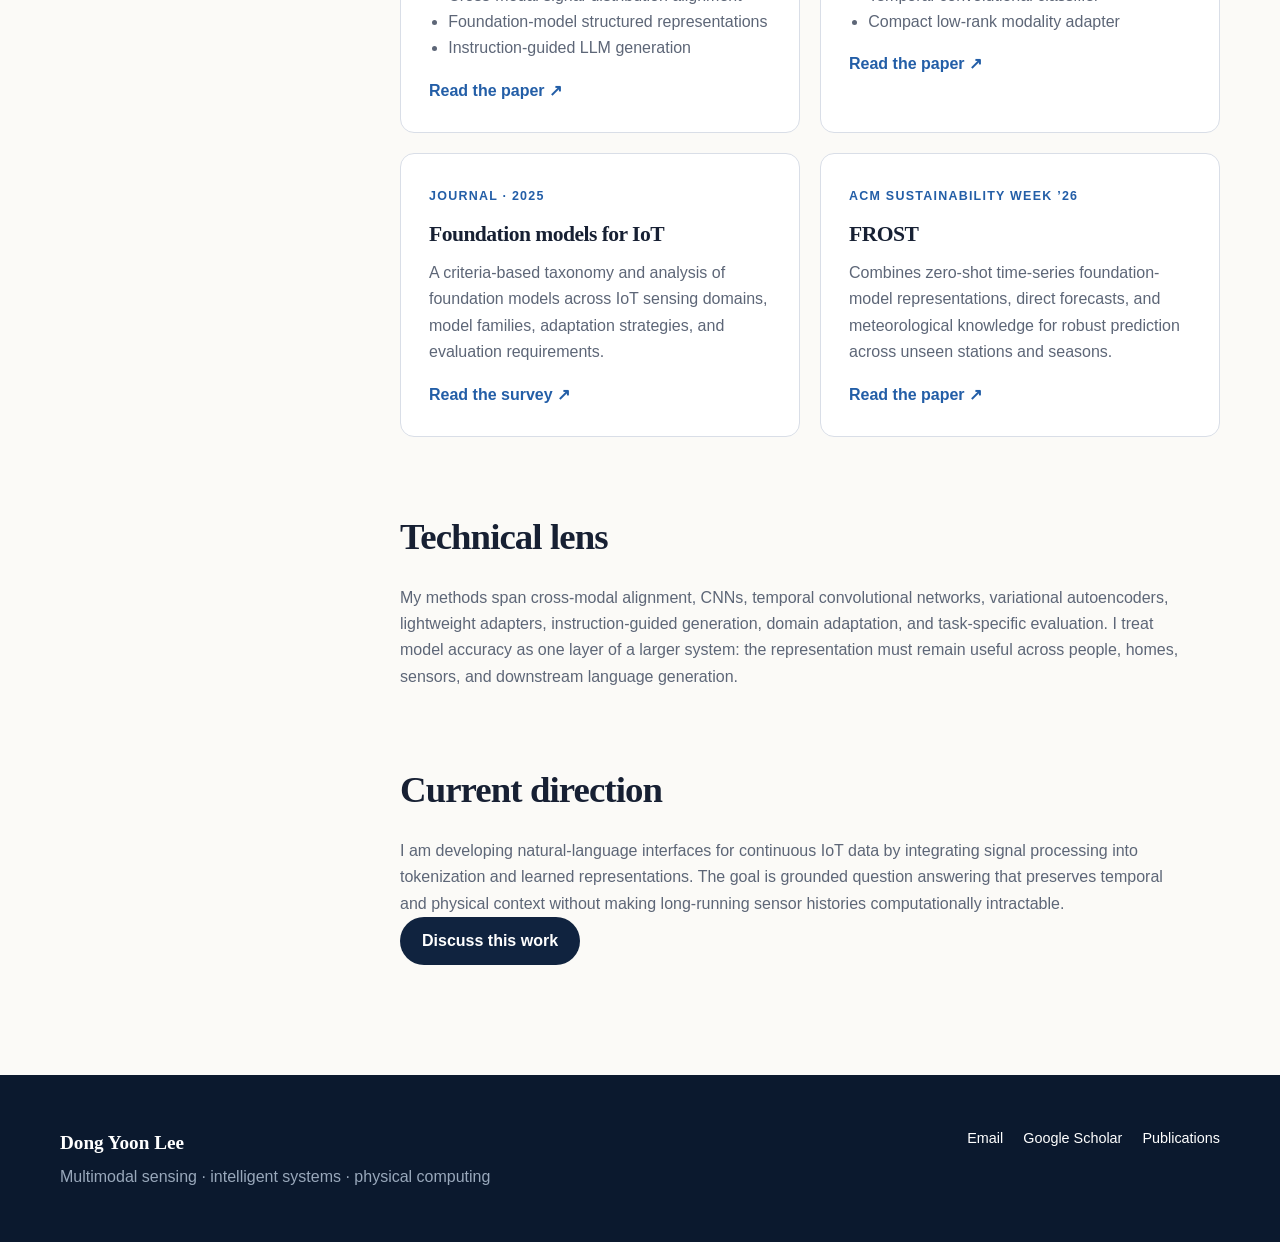
<file: work/multimodal-ai.html>
<!doctype html>
<html lang="en">
<head><meta charset="utf-8"><meta name="viewport" content="width=device-width, initial-scale=1"><meta name="description" content="Dong Yoon Lee's work in multimodal AI, foundation models, temporal reasoning, and cross-domain representation learning."><title>Multimodal AI · Dong Yoon Lee</title><link rel="stylesheet" href="../style.css"></head>
<body>
  <a class="skip-link" href="#content">Skip to content</a>
  <header class="site-header"><div class="nav-wrap"><a class="brand" href="../index.html" aria-label="Dong Yoon Lee, home">DYL</a><nav class="site-nav" aria-label="Primary navigation"><a href="../index.html">Home</a><a class="active" href="../index.html#work">Work</a><a href="../publications.html">Publications</a><a href="../cv.html">CV</a><a href="../contact.html">Contact</a></nav></div></header>
  <main id="content">
    <header class="page-hero shell"><p class="breadcrumbs"><a href="../index.html">Home</a> / <a href="../index.html#work">Work</a> / Multimodal AI</p><p class="eyebrow">Research area 01</p><h1>Multimodal AI &amp; foundation models</h1><p class="lede">Learning representations across sensing modalities, reasoning over continuous temporal context, and making foundation models useful when labels and deployment data are limited.</p></header>
    <section class="section shell detail-layout">
      <aside class="detail-aside"><p class="kicker">On this page</p><ul><li><a href="#overview">Overview</a></li><li><a href="#systems">Selected systems</a></li><li><a href="#methods">Technical lens</a></li><li><a href="#direction">Current direction</a></li></ul></aside>
      <div class="detail-main">
        <section id="overview"><h2>Models grounded in physical signals</h2><div class="prose large"><p>IoT data are heterogeneous, noisy, and expensive to label. My work studies how knowledge can move between modalities, environments, and users without discarding the physics that make each signal meaningful.</p><p>I combine signal-processing structure with learned representations: public audio can supervise structural vibration, time-series foundation models can support environmental prediction, and structured activity representations can connect continuous sensor streams to language.</p></div><div class="metric-strip"><div><strong>&gt;0.861</strong><span>semantic similarity in FACTs</span></div><div><strong>+13%</strong><span>average RRAR improvement</span></div><div><strong>2 homes</strong><span>end-to-end FACTs evaluation</span></div></div></section>
        <section id="systems"><h2>Selected systems</h2><div class="project-grid">
          <article class="project-card"><span class="project-meta">Lead work · HumanSys ’26</span><h3>Only Speaking FACTs</h3><p>Introduces Activity-Centric Timeline Description: converting privacy-preserving IoT and structural-vibration streams into temporally grounded natural-language accounts for nonexpert users.</p><ul><li>Cross-modal signal-distribution alignment</li><li>Foundation-model structured representations</li><li>Instruction-guided LLM generation</li></ul><a href="https://doi.org/10.1145/3842436.3843810">Read the paper ↗</a></article>
          <article class="project-card"><span class="project-meta">Lead work · Best Paper, IASA ’25</span><h3>RRAR</h3><p>Transfers activity representations from task-aligned near-surface audio to structural vibration when labeled target-domain data are scarce.</p><ul><li>Multitask variational autoencoder</li><li>Temporal-convolutional classifier</li><li>Compact low-rank modality adapter</li></ul><a href="https://doi.org/10.1145/3737901.3768365">Read the paper ↗</a></article>
          <article class="project-card"><span class="project-meta">Journal · 2025</span><h3>Foundation models for IoT</h3><p>A criteria-based taxonomy and analysis of foundation models across IoT sensing domains, model families, adaptation strategies, and evaluation requirements.</p><a href="https://doi.org/10.1007/s42486-025-00208-w">Read the survey ↗</a></article>
          <article class="project-card"><span class="project-meta">ACM Sustainability Week ’26</span><h3>FROST</h3><p>Combines zero-shot time-series foundation-model representations, direct forecasts, and meteorological knowledge for robust prediction across unseen stations and seasons.</p><a href="https://doi.org/10.1145/3765611.3815487">Read the paper ↗</a></article>
        </div></section>
        <section id="methods"><h2>Technical lens</h2><div class="prose"><p>My methods span cross-modal alignment, CNNs, temporal convolutional networks, variational autoencoders, lightweight adapters, instruction-guided generation, domain adaptation, and task-specific evaluation. I treat model accuracy as one layer of a larger system: the representation must remain useful across people, homes, sensors, and downstream language generation.</p></div></section>
        <section id="direction"><h2>Current direction</h2><div class="prose"><p>I am developing natural-language interfaces for continuous IoT data by integrating signal processing into tokenization and learned representations. The goal is grounded question answering that preserves temporal and physical context without making long-running sensor histories computationally intractable.</p></div><a class="button primary" href="../contact.html">Discuss this work</a></section>
      </div>
    </section>
  </main>
  <footer class="site-footer"><div class="shell footer-grid"><div><strong>Dong Yoon Lee</strong><p>Multimodal sensing · intelligent systems · physical computing</p></div><div class="footer-links"><a href="mailto:dlee267@ucmerced.edu">Email</a><a href="https://scholar.google.com/citations?user=Y2DTte0AAAAJ&amp;hl=en">Google Scholar</a><a href="../publications.html">Publications</a></div></div></footer>
</body></html>
</file>
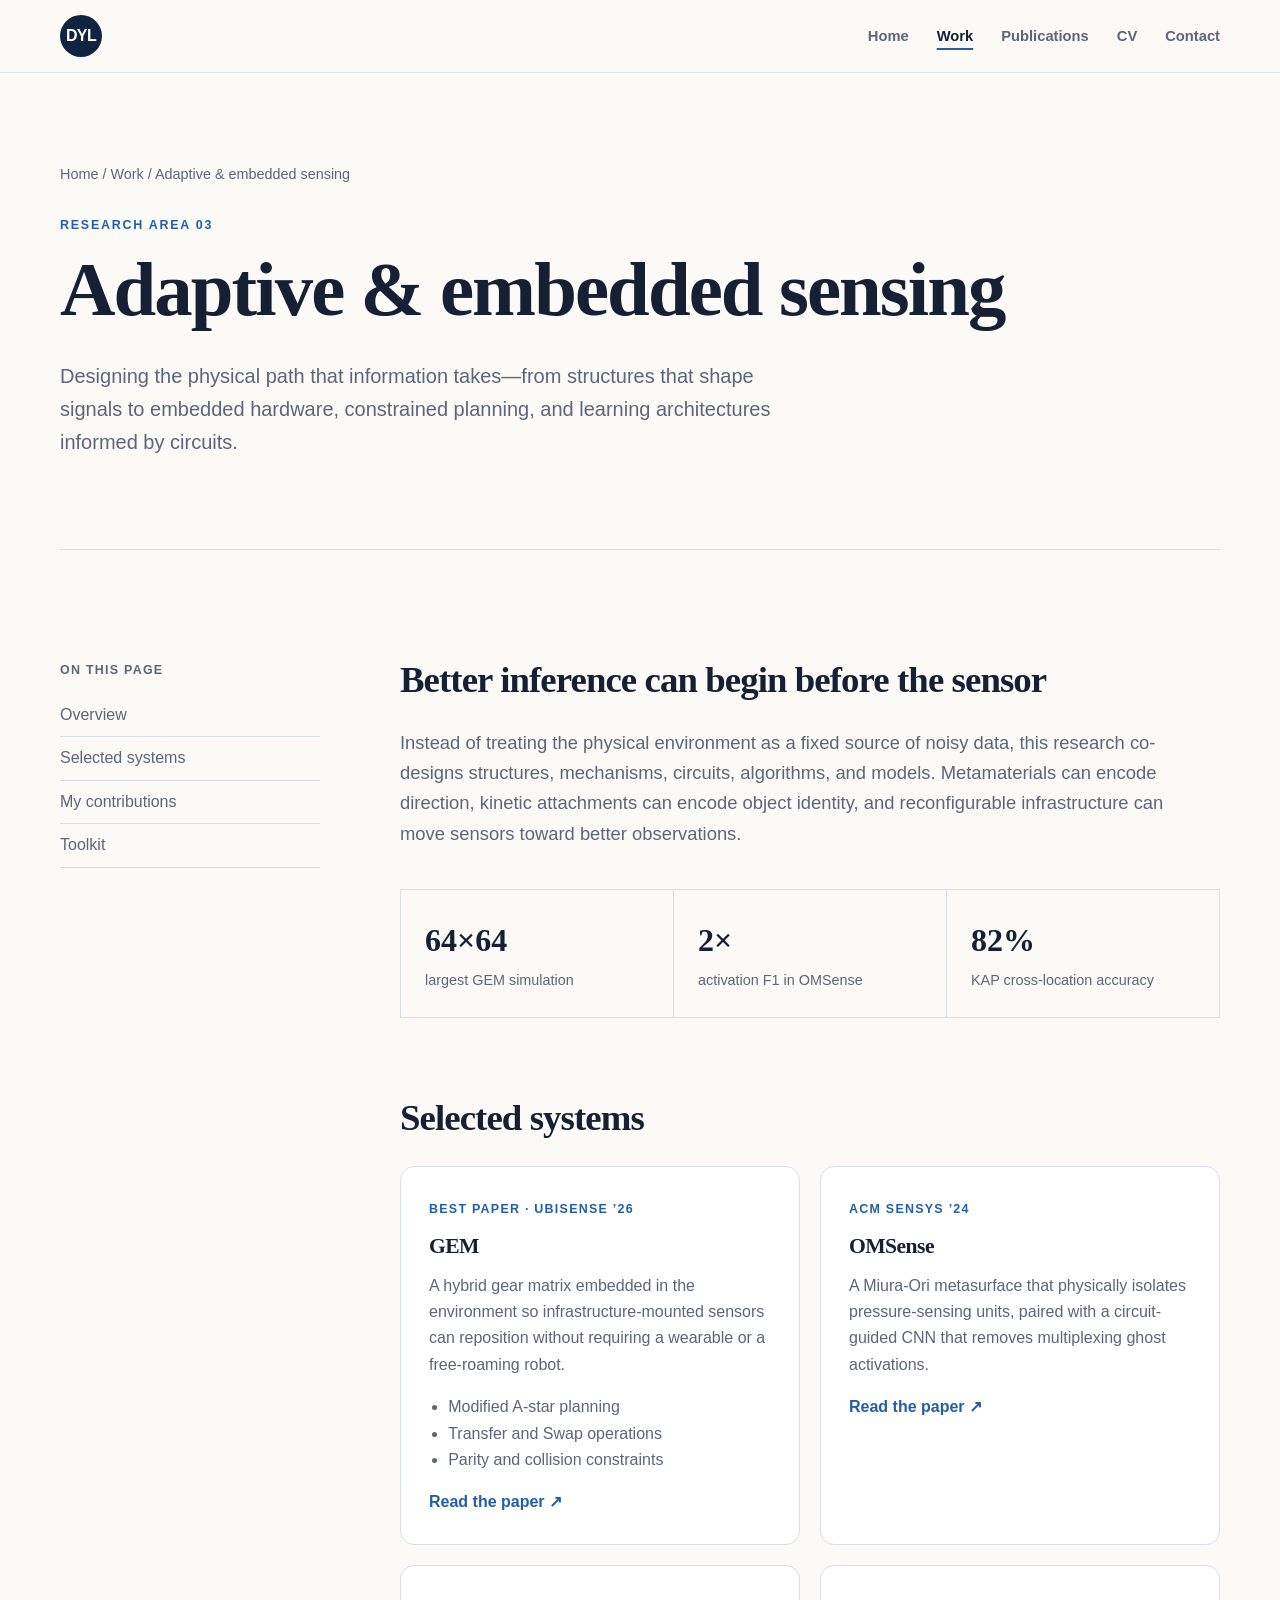
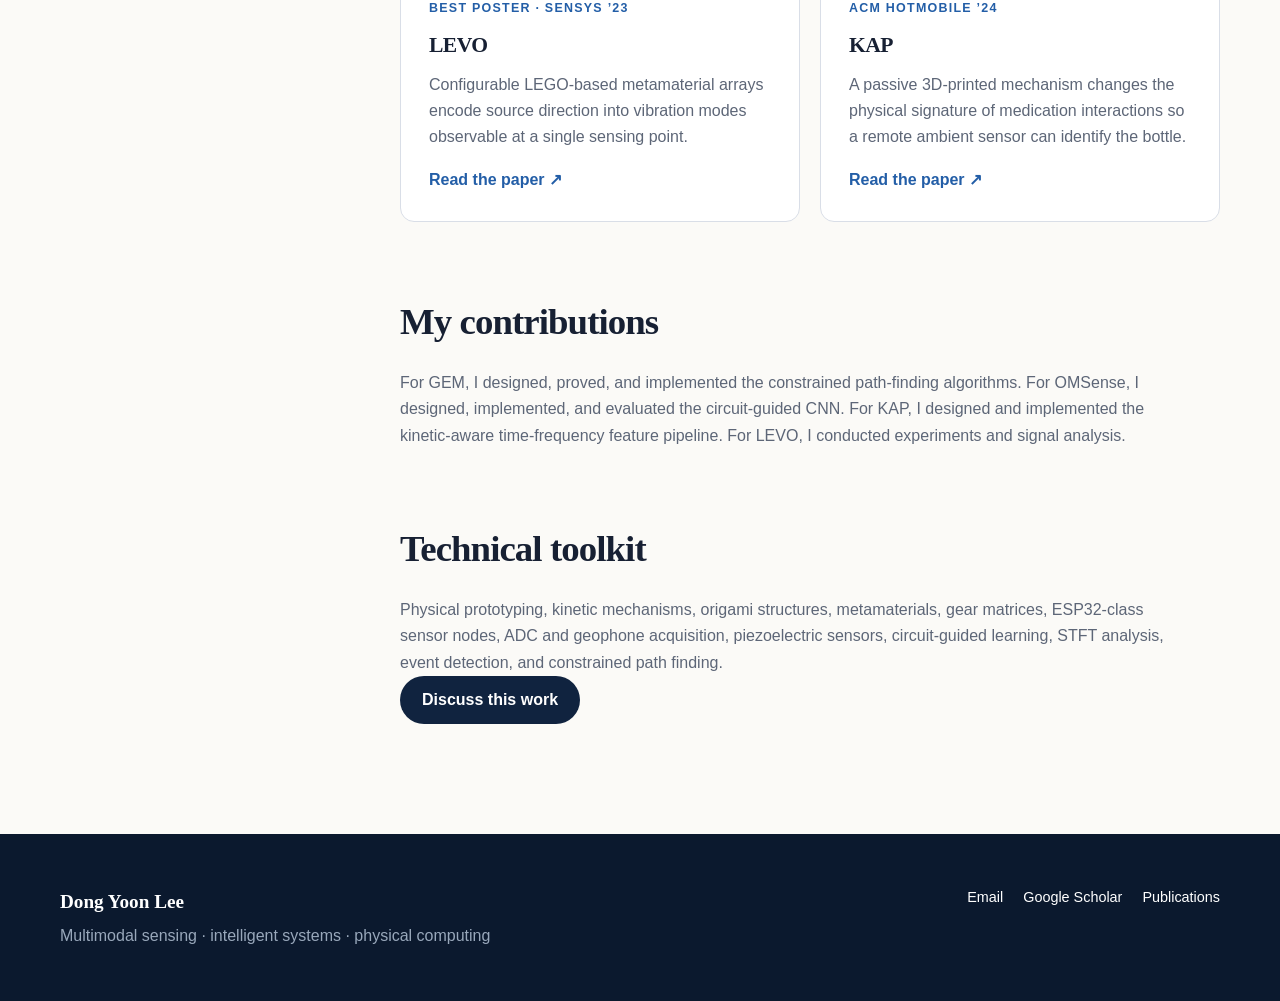
<file: work/physical-computing.html>
<!doctype html>
<html lang="en">
<head><meta charset="utf-8"><meta name="viewport" content="width=device-width, initial-scale=1"><meta name="description" content="Dong Yoon Lee's work in adaptive sensing, physical computing, embedded systems, and structure-assisted signal acquisition."><title>Adaptive & embedded sensing · Dong Yoon Lee</title><link rel="stylesheet" href="../style.css"></head>
<body>
  <a class="skip-link" href="#content">Skip to content</a>
  <header class="site-header"><div class="nav-wrap"><a class="brand" href="../index.html" aria-label="Dong Yoon Lee, home">DYL</a><nav class="site-nav" aria-label="Primary navigation"><a href="../index.html">Home</a><a class="active" href="../index.html#work">Work</a><a href="../publications.html">Publications</a><a href="../cv.html">CV</a><a href="../contact.html">Contact</a></nav></div></header>
  <main id="content">
    <header class="page-hero shell"><p class="breadcrumbs"><a href="../index.html">Home</a> / <a href="../index.html#work">Work</a> / Adaptive &amp; embedded sensing</p><p class="eyebrow">Research area 03</p><h1>Adaptive &amp; embedded sensing</h1><p class="lede">Designing the physical path that information takes—from structures that shape signals to embedded hardware, constrained planning, and learning architectures informed by circuits.</p></header>
    <section class="section shell detail-layout">
      <aside class="detail-aside"><p class="kicker">On this page</p><ul><li><a href="#overview">Overview</a></li><li><a href="#systems">Selected systems</a></li><li><a href="#contributions">My contributions</a></li><li><a href="#toolkit">Toolkit</a></li></ul></aside>
      <div class="detail-main">
        <section id="overview"><h2>Better inference can begin before the sensor</h2><div class="prose large"><p>Instead of treating the physical environment as a fixed source of noisy data, this research co-designs structures, mechanisms, circuits, algorithms, and models. Metamaterials can encode direction, kinetic attachments can encode object identity, and reconfigurable infrastructure can move sensors toward better observations.</p></div><div class="metric-strip"><div><strong>64×64</strong><span>largest GEM simulation</span></div><div><strong>2×</strong><span>activation F1 in OMSense</span></div><div><strong>82%</strong><span>KAP cross-location accuracy</span></div></div></section>
        <section id="systems"><h2>Selected systems</h2><div class="project-grid">
          <article class="project-card"><span class="project-meta">Best Paper · UbiSense ’26</span><h3>GEM</h3><p>A hybrid gear matrix embedded in the environment so infrastructure-mounted sensors can reposition without requiring a wearable or a free-roaming robot.</p><ul><li>Modified A-star planning</li><li>Transfer and Swap operations</li><li>Parity and collision constraints</li></ul><a href="https://arxiv.org/abs/2505.10546">Read the paper ↗</a></article>
          <article class="project-card"><span class="project-meta">ACM SenSys ’24</span><h3>OMSense</h3><p>A Miura-Ori metasurface that physically isolates pressure-sensing units, paired with a circuit-guided CNN that removes multiplexing ghost activations.</p><a href="https://doi.org/10.1145/3666025.3699353">Read the paper ↗</a></article>
          <article class="project-card"><span class="project-meta">Best Poster · SenSys ’23</span><h3>LEVO</h3><p>Configurable LEGO-based metamaterial arrays encode source direction into vibration modes observable at a single sensing point.</p><a href="https://doi.org/10.1145/3625687.3628385">Read the paper ↗</a></article>
          <article class="project-card"><span class="project-meta">ACM HotMobile ’24</span><h3>KAP</h3><p>A passive 3D-printed mechanism changes the physical signature of medication interactions so a remote ambient sensor can identify the bottle.</p><a href="https://doi.org/10.1145/3638550.3641140">Read the paper ↗</a></article>
        </div></section>
        <section id="contributions"><h2>My contributions</h2><div class="prose"><p>For GEM, I designed, proved, and implemented the constrained path-finding algorithms. For OMSense, I designed, implemented, and evaluated the circuit-guided CNN. For KAP, I designed and implemented the kinetic-aware time-frequency feature pipeline. For LEVO, I conducted experiments and signal analysis.</p></div></section>
        <section id="toolkit"><h2>Technical toolkit</h2><div class="prose"><p>Physical prototyping, kinetic mechanisms, origami structures, metamaterials, gear matrices, ESP32-class sensor nodes, ADC and geophone acquisition, piezoelectric sensors, circuit-guided learning, STFT analysis, event detection, and constrained path finding.</p></div><a class="button primary" href="../contact.html">Discuss this work</a></section>
      </div>
    </section>
  </main>
  <footer class="site-footer"><div class="shell footer-grid"><div><strong>Dong Yoon Lee</strong><p>Multimodal sensing · intelligent systems · physical computing</p></div><div class="footer-links"><a href="mailto:dlee267@ucmerced.edu">Email</a><a href="https://scholar.google.com/citations?user=Y2DTte0AAAAJ&amp;hl=en">Google Scholar</a><a href="../publications.html">Publications</a></div></div></footer>
</body></html>
</file>
<file: style.css>
:root {
  --ink: #172033;
  --muted: #5d6677;
  --line: #d9dee7;
  --paper: #fbfaf7;
  --white: #ffffff;
  --navy: #10233f;
  --blue: #235ea7;
  --teal: #087f75;
  --amber: #a65f09;
  --violet: #7754a4;
  --max: 1160px;
  --shadow: 0 18px 55px rgba(24, 37, 58, 0.10);
}

* { box-sizing: border-box; }
html { scroll-behavior: smooth; }
body { margin: 0; color: var(--ink); background: var(--paper); font-family: Inter, ui-sans-serif, -apple-system, BlinkMacSystemFont, "Segoe UI", sans-serif; font-size: 16px; line-height: 1.65; -webkit-font-smoothing: antialiased; }
a { color: inherit; text-underline-offset: 0.2em; }
a:hover { color: var(--blue); }
img, iframe { max-width: 100%; }
.shell { width: min(var(--max), calc(100% - 40px)); margin-inline: auto; }
.skip-link { position: fixed; top: -60px; left: 20px; z-index: 100; padding: 10px 16px; background: var(--white); border: 2px solid var(--blue); }
.skip-link:focus { top: 12px; }

.site-header { position: sticky; top: 0; z-index: 20; border-bottom: 1px solid rgba(217, 222, 231, 0.85); background: rgba(251, 250, 247, 0.93); backdrop-filter: blur(14px); }
.nav-wrap { width: min(var(--max), calc(100% - 40px)); min-height: 72px; margin-inline: auto; display: flex; align-items: center; justify-content: space-between; gap: 24px; }
.brand { display: grid; place-items: center; width: 42px; height: 42px; border-radius: 50%; background: var(--navy); color: white; font-weight: 800; letter-spacing: -0.04em; text-decoration: none; }
.brand:hover { color: white; background: var(--blue); }
.site-nav { display: flex; gap: 28px; align-items: center; }
.site-nav a { color: var(--muted); font-size: 0.92rem; font-weight: 650; text-decoration: none; }
.site-nav a:hover, .site-nav a.active { color: var(--ink); }
.site-nav a.active { text-decoration: underline; text-decoration-color: var(--blue); text-decoration-thickness: 2px; text-underline-offset: 0.45em; }

h1, h2, h3 { margin: 0; font-family: Georgia, "Times New Roman", serif; line-height: 1.08; letter-spacing: -0.025em; }
h1 { font-size: clamp(3rem, 7vw, 6.6rem); }
h2 { font-size: clamp(2.05rem, 4.2vw, 3.8rem); }
h3 { font-size: 1.35rem; }
p { margin: 0 0 1em; }
.eyebrow, .kicker { margin: 0 0 0.85rem; color: var(--blue); font-size: 0.78rem; font-weight: 800; letter-spacing: 0.14em; text-transform: uppercase; }
.kicker { color: var(--muted); letter-spacing: 0.1em; }
.eyebrow.light { color: #9ec6ff; }
.section { padding-block: 110px; }
.section-tint { background: #f0f3f6; }
.section-dark { color: white; background: var(--navy); }
.section-heading { display: flex; align-items: end; justify-content: space-between; gap: 40px; margin-bottom: 48px; }
.section-heading > p { max-width: 480px; color: var(--muted); margin: 0; }

.hero { min-height: 680px; display: grid; grid-template-columns: minmax(0, 1.55fr) minmax(270px, 0.65fr); gap: 80px; align-items: center; padding-block: 100px; }
.hero h1 span { color: var(--blue); }
.hero-lede { max-width: 760px; margin-top: 30px; color: var(--muted); font-size: clamp(1.15rem, 2vw, 1.4rem); }
.button-row { display: flex; flex-wrap: wrap; gap: 12px; margin-top: 38px; }
.button { display: inline-flex; align-items: center; justify-content: center; min-height: 48px; padding: 0 22px; border-radius: 999px; font-weight: 750; text-decoration: none; transition: 160ms ease; }
.button:hover { transform: translateY(-2px); }
.button.primary { color: white; background: var(--navy); }
.button.primary:hover { color: white; background: var(--blue); }
.button.secondary { border: 1px solid var(--line); background: white; }
.hero-panel { padding: 32px; border: 1px solid var(--line); border-radius: 20px; background: rgba(255,255,255,0.72); box-shadow: var(--shadow); }
.stats { margin: 0; }
.stats > div { display: grid; grid-template-columns: 72px 1fr; gap: 18px; align-items: baseline; padding-block: 18px; border-top: 1px solid var(--line); }
.stats dt { font-family: Georgia, serif; font-size: 2.6rem; font-weight: 700; }
.stats dd { margin: 0; color: var(--muted); line-height: 1.25; }
.availability { margin: 18px 0 0; padding-top: 20px; border-top: 1px solid var(--line); font-size: 0.9rem; color: var(--muted); }

.intro-grid { display: grid; grid-template-columns: 0.8fr 1.2fr; gap: 90px; }
.prose { color: var(--muted); }
.prose.large { font-size: 1.15rem; }
.prose p:last-child { margin-bottom: 0; }
.card-grid { display: grid; gap: 22px; }
.card-grid.two-col { grid-template-columns: repeat(2, minmax(0, 1fr)); }
.area-card { position: relative; min-height: 330px; padding: 34px; overflow: hidden; border: 1px solid var(--line); border-radius: 18px; background: white; text-decoration: none; transition: transform 180ms ease, box-shadow 180ms ease; }
.area-card::after { content: ""; position: absolute; width: 150px; height: 150px; right: -42px; bottom: -52px; border-radius: 50%; opacity: 0.13; background: currentColor; }
.area-card:hover { transform: translateY(-5px); color: inherit; box-shadow: var(--shadow); }
.area-card.cobalt { color: var(--blue); }
.area-card.teal { color: var(--teal); }
.area-card.amber { color: var(--amber); }
.area-card.violet { color: var(--violet); }
.area-card h3 { max-width: 430px; margin-top: 42px; color: var(--ink); font-size: 2rem; }
.area-card p { max-width: 490px; margin-top: 18px; color: var(--muted); }
.card-index { font-weight: 800; font-variant-numeric: tabular-nums; }
.text-link { display: inline-block; margin-top: 16px; font-weight: 800; text-decoration: none; }
.text-link.standalone { color: var(--blue); }

.feature-list { border-top: 1px solid var(--line); }
.feature-row { display: grid; grid-template-columns: 140px 1fr auto; gap: 34px; align-items: center; padding: 30px 10px; border-bottom: 1px solid var(--line); }
.feature-row h3 { font-size: 1.55rem; }
.feature-row p { margin: 8px 0 0; color: var(--muted); }
.feature-row > a { font-weight: 800; text-decoration: none; white-space: nowrap; }
.feature-meta { display: flex; flex-direction: column; color: var(--muted); font-size: 0.82rem; font-weight: 750; text-transform: uppercase; letter-spacing: 0.08em; }
.split-callout { display: grid; grid-template-columns: 1.2fr 0.8fr; gap: 100px; align-items: center; }
.split-callout p { color: #c9d4e4; font-size: 1.1rem; }
.light-button { margin-top: 20px; color: var(--navy); background: white; }
.fact-grid { display: grid; grid-template-columns: repeat(3, 1fr); gap: 1px; background: var(--line); border: 1px solid var(--line); }
.fact-grid article { padding: 32px; background: var(--paper); }
.fact-grid h3 { margin-top: 24px; font-size: 1.2rem; }
.fact-grid p:not(.kicker) { margin-top: 8px; color: var(--muted); }

.page-hero { padding-block: 90px 70px; border-bottom: 1px solid var(--line); }
.page-hero h1 { max-width: 1000px; font-size: clamp(2.8rem, 6vw, 5.6rem); }
.page-hero .lede { max-width: 760px; margin-top: 28px; color: var(--muted); font-size: 1.25rem; }
.breadcrumbs { margin-bottom: 28px; color: var(--muted); font-size: 0.9rem; }
.breadcrumbs a { text-decoration: none; }
.detail-layout { display: grid; grid-template-columns: 260px 1fr; gap: 80px; }
.detail-aside { position: sticky; top: 110px; align-self: start; }
.detail-aside ul { margin: 0; padding: 0; list-style: none; }
.detail-aside li { padding-block: 8px; border-bottom: 1px solid var(--line); }
.detail-aside a { color: var(--muted); text-decoration: none; }
.detail-main > section + section { margin-top: 80px; }
.detail-main h2 { margin-bottom: 28px; font-size: 2.3rem; }
.detail-main h3 { margin-bottom: 10px; }
.detail-main .prose { max-width: 780px; }
.project-grid { display: grid; grid-template-columns: repeat(2, minmax(0, 1fr)); gap: 20px; }
.project-card { padding: 28px; border: 1px solid var(--line); border-radius: 14px; background: white; }
.project-card .project-meta { color: var(--blue); font-size: 0.78rem; font-weight: 800; text-transform: uppercase; letter-spacing: 0.1em; }
.project-card h3 { margin-top: 14px; }
.project-card p { margin-top: 14px; color: var(--muted); }
.project-card ul { padding-left: 1.2em; color: var(--muted); }
.project-card a { color: var(--blue); font-weight: 750; text-decoration: none; }
.metric-strip { display: grid; grid-template-columns: repeat(3, 1fr); gap: 1px; margin: 40px 0; background: var(--line); border: 1px solid var(--line); }
.metric-strip div { padding: 24px; background: var(--paper); }
.metric-strip strong { display: block; font-family: Georgia, serif; font-size: 2rem; }
.metric-strip span { color: var(--muted); font-size: 0.9rem; }

.pub-year { display: grid; grid-template-columns: 120px 1fr; gap: 40px; padding-block: 34px; border-top: 1px solid var(--line); }
.pub-year > h2 { font-size: 1.6rem; color: var(--blue); }
.publication-list { display: grid; gap: 30px; }
.publication h3 { font-size: 1.28rem; line-height: 1.25; }
.publication p { margin: 8px 0 0; color: var(--muted); }
.publication .authors { color: var(--ink); }
.venue { font-style: italic; }
.badge { display: inline-block; margin-left: 8px; padding: 3px 8px; border-radius: 999px; color: #7a4300; background: #ffedcb; font-size: 0.7rem; font-style: normal; font-weight: 800; letter-spacing: 0.06em; text-transform: uppercase; }
.pub-links { display: flex; gap: 14px; margin-top: 10px; }
.pub-links a { color: var(--blue); font-size: 0.9rem; font-weight: 750; text-decoration: none; }

.cv-actions { display: flex; flex-wrap: wrap; gap: 12px; margin-top: 28px; }
.pdf-frame { width: 100%; min-height: 900px; border: 1px solid var(--line); border-radius: 12px; background: #eceff3; }
.contact-grid { display: grid; grid-template-columns: 1.1fr 0.9fr; gap: 60px; }
.contact-card { padding: 32px; border: 1px solid var(--line); border-radius: 16px; background: white; }
.contact-list { margin: 0; }
.contact-list div { display: grid; grid-template-columns: 110px 1fr; gap: 20px; padding-block: 18px; border-bottom: 1px solid var(--line); }
.contact-list div:last-child { border-bottom: 0; }
.contact-list dt { color: var(--muted); font-size: 0.82rem; font-weight: 800; text-transform: uppercase; letter-spacing: 0.08em; }
.contact-list dd { margin: 0; overflow-wrap: anywhere; }

.site-footer { padding-block: 52px; color: #d4ddeb; background: #0b192e; }
.footer-grid { display: flex; justify-content: space-between; gap: 40px; }
.site-footer strong { color: white; font-family: Georgia, serif; font-size: 1.2rem; }
.site-footer p { margin: 5px 0 0; color: #99a8bb; }
.footer-links { display: flex; flex-wrap: wrap; gap: 20px; align-content: start; }
.footer-links a { color: white; font-size: 0.9rem; text-decoration: none; }

@media (max-width: 860px) {
  .section { padding-block: 76px; }
  .hero { min-height: auto; grid-template-columns: 1fr; gap: 42px; padding-block: 72px; }
  .hero-panel { max-width: 520px; }
  .intro-grid, .split-callout, .detail-layout, .contact-grid { grid-template-columns: 1fr; gap: 44px; }
  .detail-aside { position: static; }
  .detail-aside ul { display: flex; flex-wrap: wrap; gap: 8px 20px; }
  .detail-aside li { border: 0; }
  .fact-grid { grid-template-columns: 1fr; }
  .section-heading { align-items: start; flex-direction: column; }
}

@media (max-width: 680px) {
  .shell, .nav-wrap { width: min(100% - 28px, var(--max)); }
  .nav-wrap { min-height: auto; padding-block: 14px; align-items: flex-start; }
  .site-nav { justify-content: flex-end; flex-wrap: wrap; gap: 10px 18px; }
  .site-nav a { font-size: 0.82rem; }
  .card-grid.two-col, .project-grid, .metric-strip { grid-template-columns: 1fr; }
  .feature-row { grid-template-columns: 1fr; gap: 12px; }
  .feature-meta { flex-direction: row; gap: 12px; }
  .pub-year { grid-template-columns: 1fr; gap: 18px; }
  .footer-grid { flex-direction: column; }
  .pdf-frame { min-height: 600px; }
}

@media (prefers-reduced-motion: reduce) {
  html { scroll-behavior: auto; }
  *, *::before, *::after { transition-duration: 0.01ms !important; }
}
</file>
